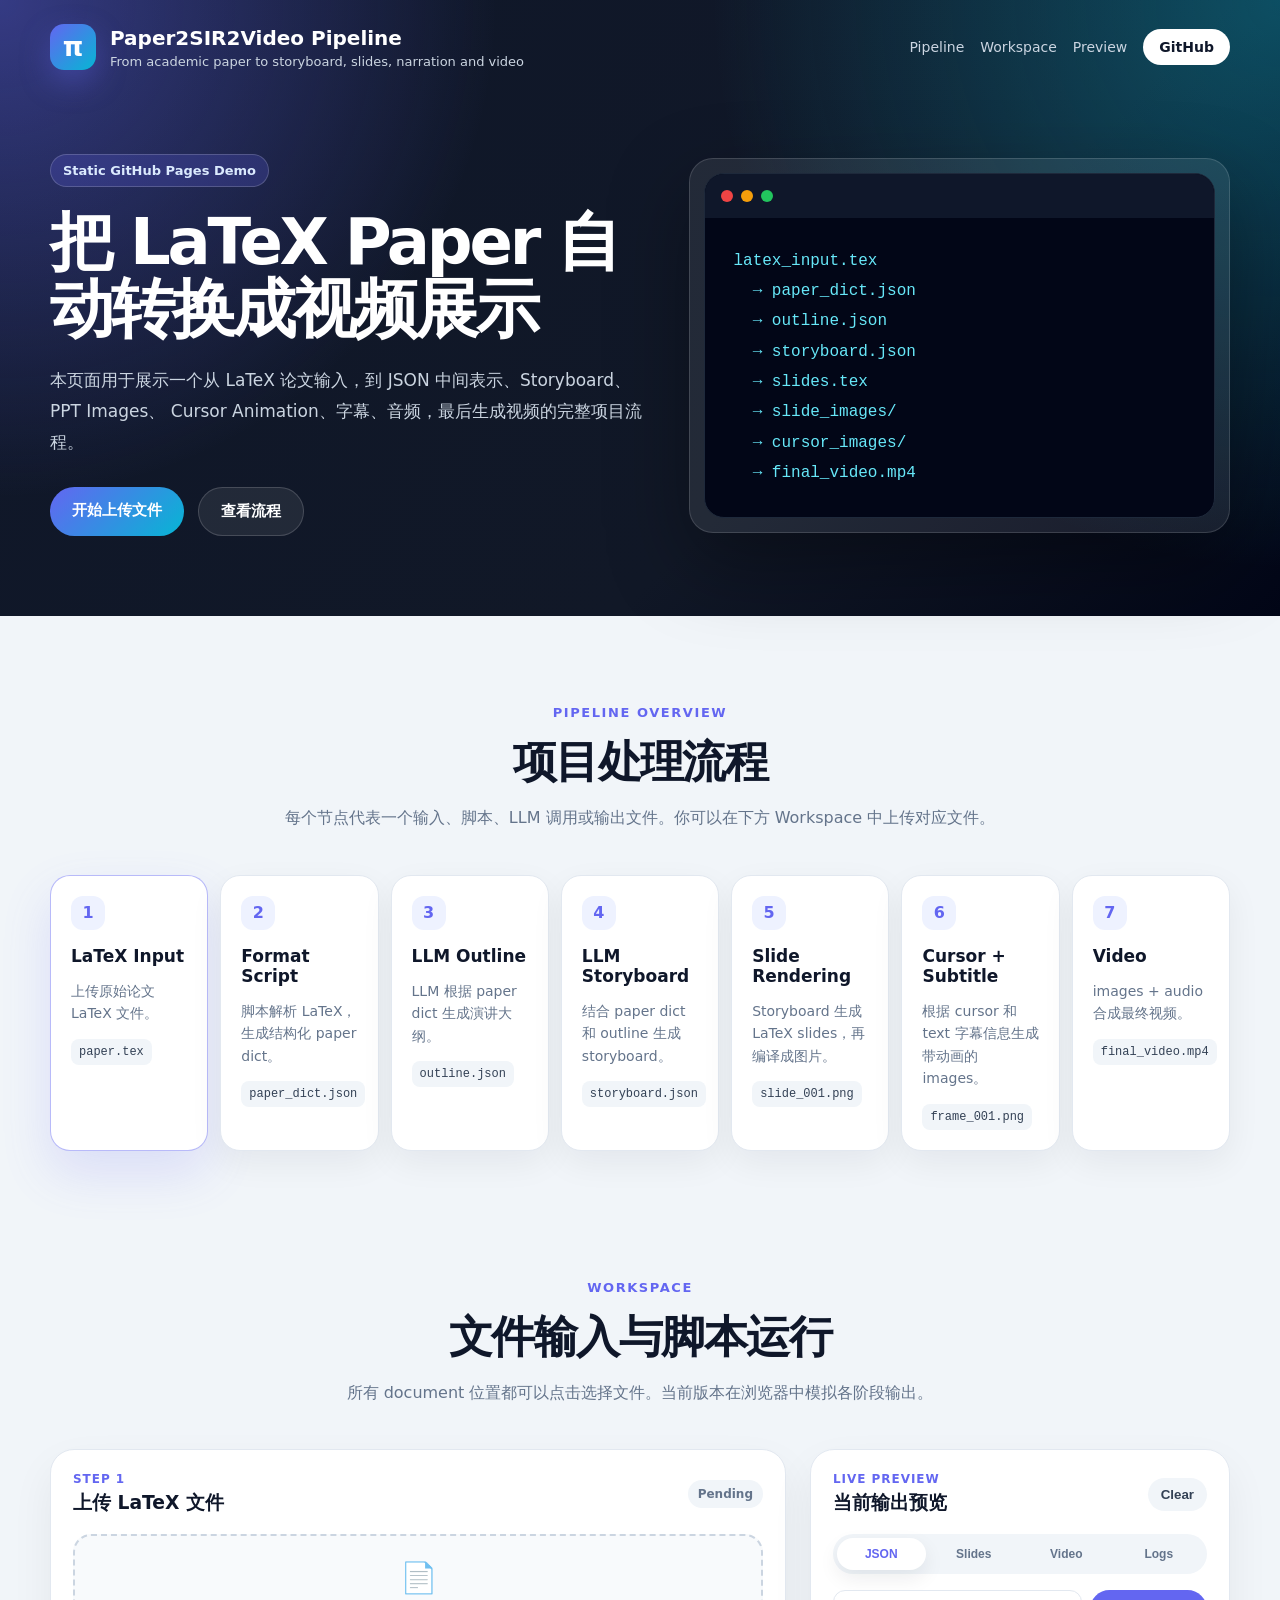
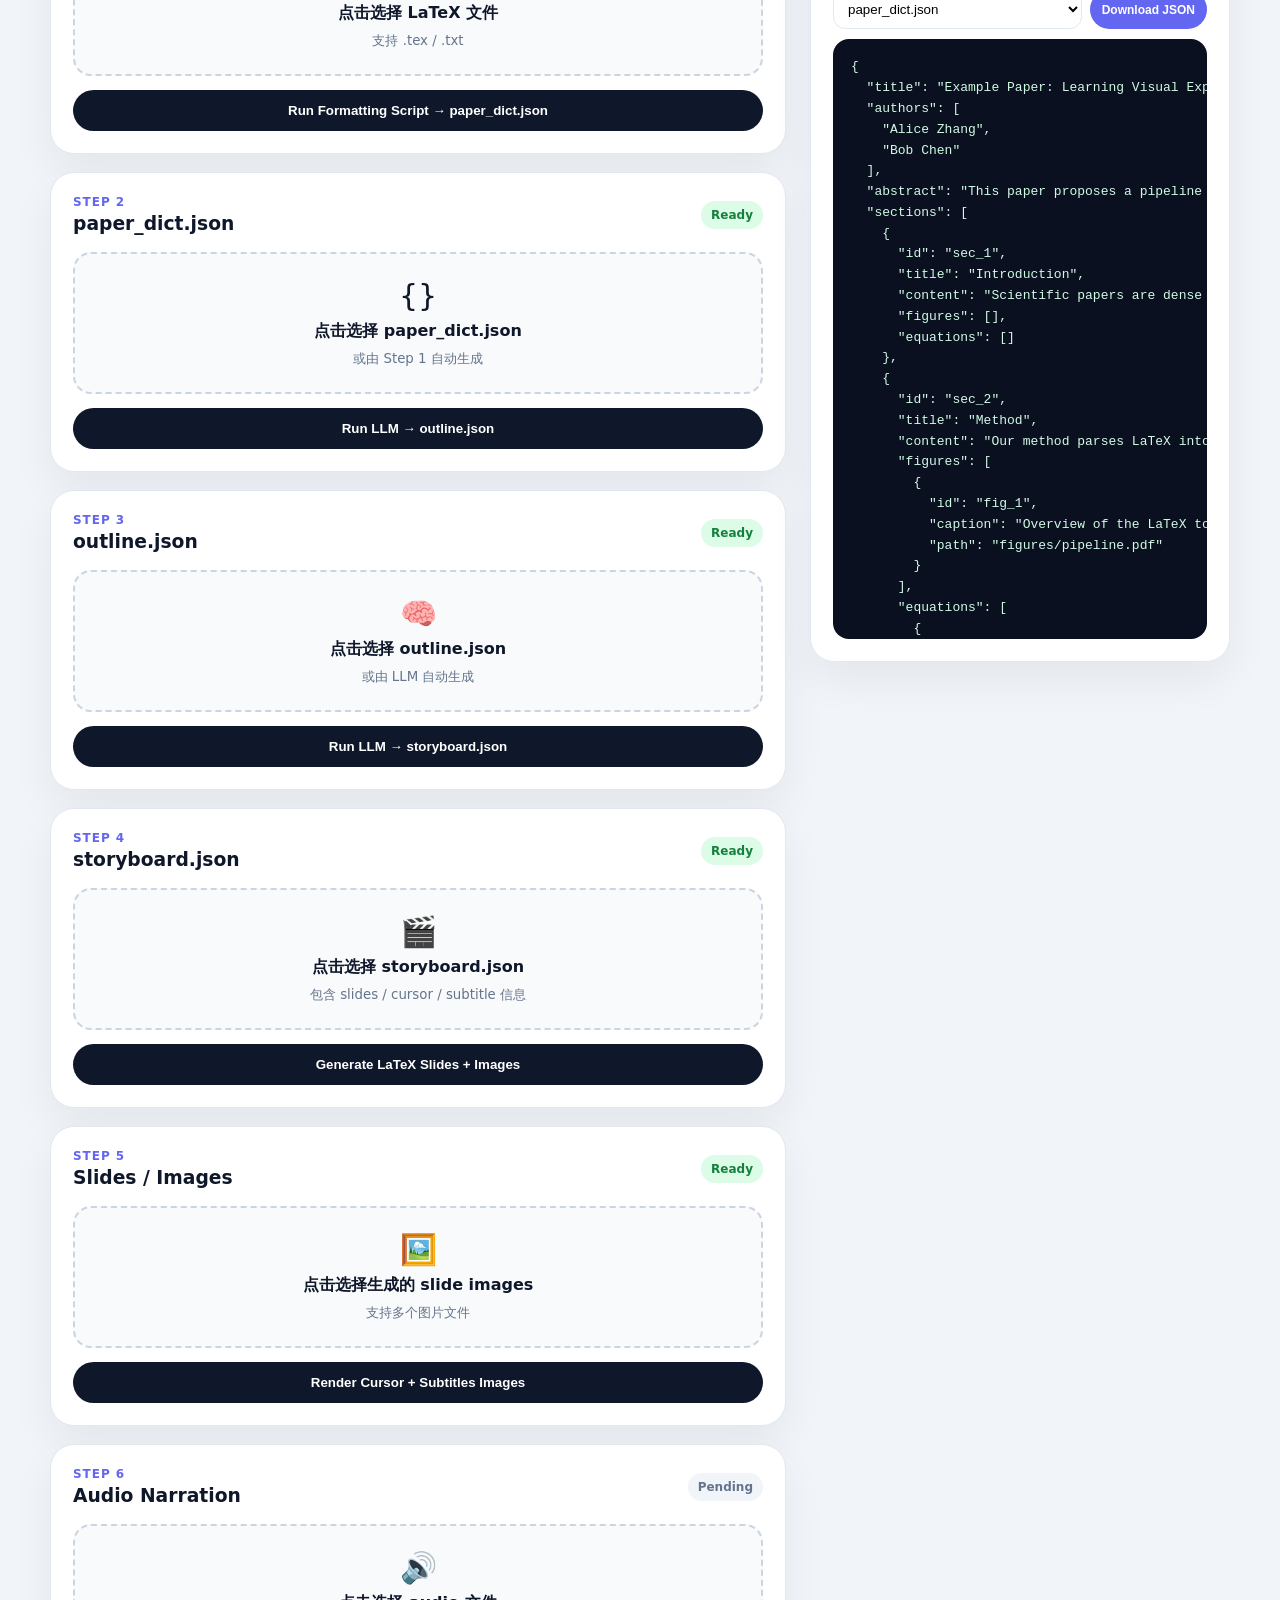
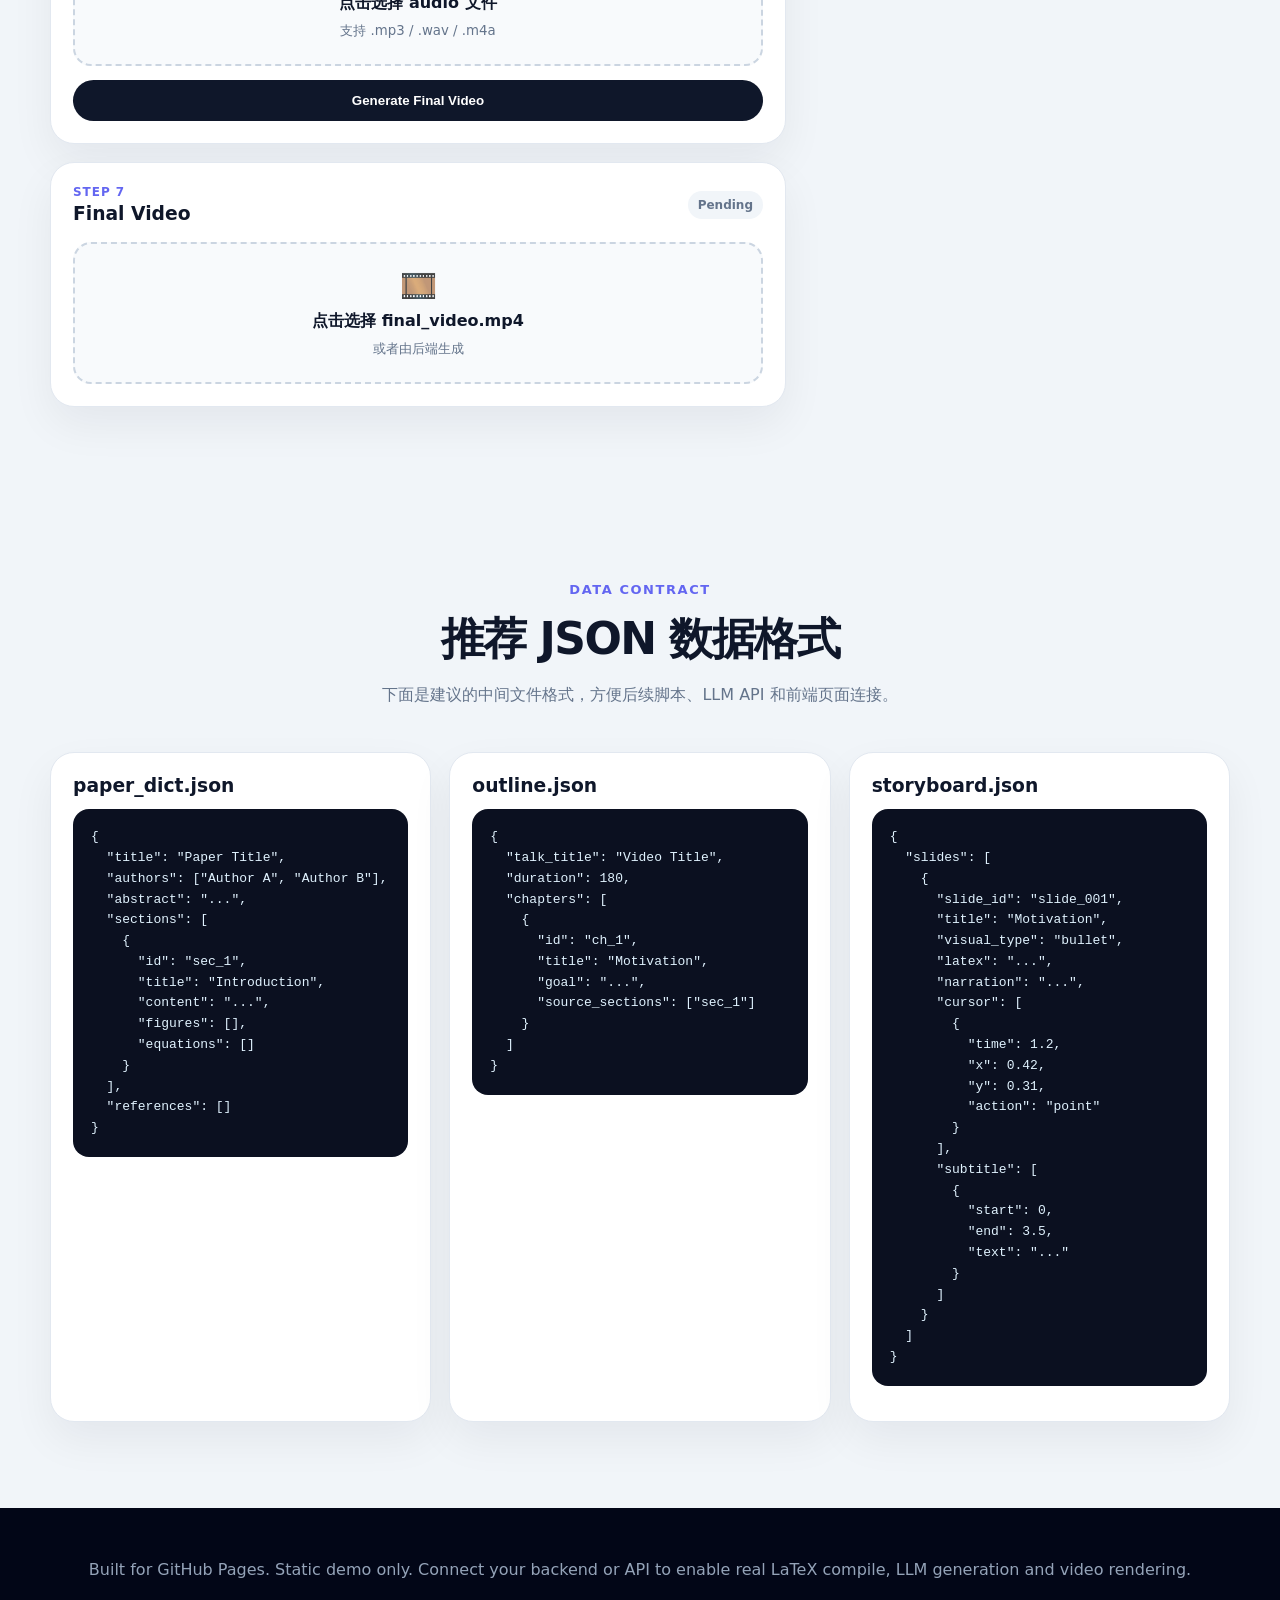
<file: index.html>
<!DOCTYPE html>
<html lang="zh-CN">
<head>
  <meta charset="UTF-8" />
  <meta name="viewport" content="width=device-width, initial-scale=1.0" />

  <title>LaTeX to Video Pipeline Demo</title>

  <link rel="stylesheet" href="css/style.css" />
</head>

<body>
  <header class="site-header">
    <nav class="navbar">
      <div class="brand">
        <div class="brand-icon">π</div>
        <div>
          <h1>Paper2SIR2Video Pipeline</h1>
          <p>From academic paper to storyboard, slides, narration and video</p>
        </div>
      </div>

      <div class="nav-actions">
        <a href="#pipeline" class="nav-link">Pipeline</a>
        <a href="#workspace" class="nav-link">Workspace</a>
        <a href="#preview" class="nav-link">Preview</a>
        <a href="https://github.com/" target="_blank" class="github-btn">GitHub</a>
      </div>
    </nav>

    <section class="hero">
      <div class="hero-content">
        <span class="badge">Static GitHub Pages Demo</span>
        <h2>把 LaTeX Paper 自动转换成视频展示</h2>
        <p>
          本页面用于展示一个从 LaTeX 论文输入，到 JSON 中间表示、Storyboard、PPT Images、
          Cursor Animation、字幕、音频，最后生成视频的完整项目流程。
        </p>

        <div class="hero-buttons">
          <a href="#workspace" class="primary-btn">开始上传文件</a>
          <a href="#pipeline" class="secondary-btn">查看流程</a>
        </div>
      </div>

      <div class="hero-card">
        <div class="terminal">
          <div class="terminal-header">
            <span class="dot red"></span>
            <span class="dot yellow"></span>
            <span class="dot green"></span>
          </div>
          <pre id="terminalText">latex_input.tex
  → paper_dict.json
  → outline.json
  → storyboard.json
  → slides.tex
  → slide_images/
  → cursor_images/
  → final_video.mp4</pre>
        </div>
      </div>
    </section>
  </header>

  <main>
    <!-- Pipeline -->
    <section id="pipeline" class="section">
      <div class="section-heading">
        <span class="section-kicker">Pipeline Overview</span>
        <h2>项目处理流程</h2>
        <p>
          每个节点代表一个输入、脚本、LLM 调用或输出文件。你可以在下方 Workspace 中上传对应文件。
        </p>
      </div>

      <div class="pipeline-grid">
        <div class="pipeline-card active">
          <div class="step-number">1</div>
          <h3>LaTeX Input</h3>
          <p>上传原始论文 LaTeX 文件。</p>
          <code>paper.tex</code>
        </div>

        <div class="pipeline-arrow">→</div>

        <div class="pipeline-card">
          <div class="step-number">2</div>
          <h3>Format Script</h3>
          <p>脚本解析 LaTeX，生成结构化 paper dict。</p>
          <code>paper_dict.json</code>
        </div>

        <div class="pipeline-arrow">→</div>

        <div class="pipeline-card">
          <div class="step-number">3</div>
          <h3>LLM Outline</h3>
          <p>LLM 根据 paper dict 生成演讲大纲。</p>
          <code>outline.json</code>
        </div>

        <div class="pipeline-arrow">→</div>

        <div class="pipeline-card">
          <div class="step-number">4</div>
          <h3>LLM Storyboard</h3>
          <p>结合 paper dict 和 outline 生成 storyboard。</p>
          <code>storyboard.json</code>
        </div>

        <div class="pipeline-arrow">→</div>

        <div class="pipeline-card">
          <div class="step-number">5</div>
          <h3>Slide Rendering</h3>
          <p>Storyboard 生成 LaTeX slides，再编译成图片。</p>
          <code>slide_001.png</code>
        </div>

        <div class="pipeline-arrow">→</div>

        <div class="pipeline-card">
          <div class="step-number">6</div>
          <h3>Cursor + Subtitle</h3>
          <p>根据 cursor 和 text 字幕信息生成带动画的 images。</p>
          <code>frame_001.png</code>
        </div>

        <div class="pipeline-arrow">→</div>

        <div class="pipeline-card">
          <div class="step-number">7</div>
          <h3>Video</h3>
          <p>images + audio 合成最终视频。</p>
          <code>final_video.mp4</code>
        </div>
      </div>
    </section>

    <!-- Workspace -->
    <section id="workspace" class="section workspace-section">
      <div class="section-heading">
        <span class="section-kicker">Workspace</span>
        <h2>文件输入与脚本运行</h2>
        <p>
          所有 document 位置都可以点击选择文件。当前版本在浏览器中模拟各阶段输出。
        </p>
      </div>

      <div class="workspace-layout">
        <div class="steps-panel">

          <!-- Step 1 -->
          <article class="step-card" data-step="latex">
            <div class="step-header">
              <div>
                <span class="small-label">Step 1</span>
                <h3>上传 LaTeX 文件</h3>
              </div>
              <span class="status-badge pending" id="status-latex">Pending</span>
            </div>

            <label class="file-drop">
              <input type="file" id="latexInput" accept=".tex,.txt" />
              <span class="file-icon">📄</span>
              <strong>点击选择 LaTeX 文件</strong>
              <small id="latexFileName">支持 .tex / .txt</small>
            </label>

            <button class="run-btn" id="runFormatterBtn">
              Run Formatting Script → paper_dict.json
            </button>
          </article>

          <!-- Step 2 -->
          <article class="step-card" data-step="paper">
            <div class="step-header">
              <div>
                <span class="small-label">Step 2</span>
                <h3>paper_dict.json</h3>
              </div>
              <span class="status-badge pending" id="status-paper">Pending</span>
            </div>

            <label class="file-drop">
              <input type="file" id="paperDictInput" accept=".json" />
              <span class="file-icon">{} </span>
              <strong>点击选择 paper_dict.json</strong>
              <small id="paperDictFileName">或由 Step 1 自动生成</small>
            </label>

            <button class="run-btn" id="runOutlineBtn">
              Run LLM → outline.json
            </button>
          </article>

          <!-- Step 3 -->
          <article class="step-card" data-step="outline">
            <div class="step-header">
              <div>
                <span class="small-label">Step 3</span>
                <h3>outline.json</h3>
              </div>
              <span class="status-badge pending" id="status-outline">Pending</span>
            </div>

            <label class="file-drop">
              <input type="file" id="outlineInput" accept=".json" />
              <span class="file-icon">🧠</span>
              <strong>点击选择 outline.json</strong>
              <small id="outlineFileName">或由 LLM 自动生成</small>
            </label>

            <button class="run-btn" id="runStoryboardBtn">
              Run LLM → storyboard.json
            </button>
          </article>

          <!-- Step 4 -->
          <article class="step-card" data-step="storyboard">
            <div class="step-header">
              <div>
                <span class="small-label">Step 4</span>
                <h3>storyboard.json</h3>
              </div>
              <span class="status-badge pending" id="status-storyboard">Pending</span>
            </div>

            <label class="file-drop">
              <input type="file" id="storyboardInput" accept=".json" />
              <span class="file-icon">🎬</span>
              <strong>点击选择 storyboard.json</strong>
              <small id="storyboardFileName">包含 slides / cursor / subtitle 信息</small>
            </label>

            <button class="run-btn" id="runSlidesBtn">
              Generate LaTeX Slides + Images
            </button>
          </article>

          <!-- Step 5 -->
          <article class="step-card" data-step="slides">
            <div class="step-header">
              <div>
                <span class="small-label">Step 5</span>
                <h3>Slides / Images</h3>
              </div>
              <span class="status-badge pending" id="status-slides">Pending</span>
            </div>

            <label class="file-drop">
              <input type="file" id="imagesInput" accept="image/*" multiple />
              <span class="file-icon">🖼️</span>
              <strong>点击选择生成的 slide images</strong>
              <small id="imagesFileName">支持多个图片文件</small>
            </label>

            <button class="run-btn" id="runCursorBtn">
              Render Cursor + Subtitles Images
            </button>
          </article>

          <!-- Step 6 -->
          <article class="step-card" data-step="audio">
            <div class="step-header">
              <div>
                <span class="small-label">Step 6</span>
                <h3>Audio Narration</h3>
              </div>
              <span class="status-badge pending" id="status-audio">Pending</span>
            </div>

            <label class="file-drop">
              <input type="file" id="audioInput" accept="audio/*" />
              <span class="file-icon">🔊</span>
              <strong>点击选择 audio 文件</strong>
              <small id="audioFileName">支持 .mp3 / .wav / .m4a</small>
            </label>

            <button class="run-btn" id="runVideoBtn">
              Generate Final Video
            </button>
          </article>

          <!-- Step 7 -->
          <article class="step-card" data-step="video">
            <div class="step-header">
              <div>
                <span class="small-label">Step 7</span>
                <h3>Final Video</h3>
              </div>
              <span class="status-badge pending" id="status-video">Pending</span>
            </div>

            <label class="file-drop">
              <input type="file" id="videoInput" accept="video/*" />
              <span class="file-icon">🎞️</span>
              <strong>点击选择 final_video.mp4</strong>
              <small id="videoFileName">或者由后端生成</small>
            </label>
          </article>

        </div>

        <!-- Preview Panel -->
        <aside class="preview-panel">
          <div class="preview-header">
            <div>
              <span class="small-label">Live Preview</span>
              <h3>当前输出预览</h3>
            </div>
            <button class="ghost-btn" id="clearBtn">Clear</button>
          </div>

          <div class="tabs">
            <button class="tab-btn active" data-tab="json">JSON</button>
            <button class="tab-btn" data-tab="slides">Slides</button>
            <button class="tab-btn" data-tab="video">Video</button>
            <button class="tab-btn" data-tab="logs">Logs</button>
          </div>

          <div class="tab-content active" id="tab-json">
            <div class="preview-toolbar">
              <select id="jsonSelect">
                <option value="paper">paper_dict.json</option>
                <option value="outline">outline.json</option>
                <option value="storyboard">storyboard.json</option>
              </select>
              <button class="small-btn" id="downloadJsonBtn">Download JSON</button>
            </div>

            <pre class="json-viewer" id="jsonViewer">请选择或生成 JSON 文件。</pre>
          </div>

          <div class="tab-content" id="tab-slides">
            <div id="slidePreviewGrid" class="slide-preview-grid">
              <div class="empty-state">
                <span>🖼️</span>
                <p>上传或生成 slide images 后将在这里显示。</p>
              </div>
            </div>
          </div>

          <div class="tab-content" id="tab-video">
            <div class="video-preview-box">
              <video id="videoPreview" controls></video>
              <p id="videoPlaceholder">上传 final video 后将在这里预览。</p>
            </div>
          </div>

          <div class="tab-content" id="tab-logs">
            <pre class="log-viewer" id="logViewer">[System] Pipeline initialized.</pre>
          </div>
        </aside>
      </div>
    </section>

    <!-- Architecture -->
    <section id="preview" class="section">
      <div class="section-heading">
        <span class="section-kicker">Data Contract</span>
        <h2>推荐 JSON 数据格式</h2>
        <p>
          下面是建议的中间文件格式，方便后续脚本、LLM API 和前端页面连接。
        </p>
      </div>

      <div class="schema-grid">
        <div class="schema-card">
          <h3>paper_dict.json</h3>
          <pre>{
  "title": "Paper Title",
  "authors": ["Author A", "Author B"],
  "abstract": "...",
  "sections": [
    {
      "id": "sec_1",
      "title": "Introduction",
      "content": "...",
      "figures": [],
      "equations": []
    }
  ],
  "references": []
}</pre>
        </div>

        <div class="schema-card">
          <h3>outline.json</h3>
          <pre>{
  "talk_title": "Video Title",
  "duration": 180,
  "chapters": [
    {
      "id": "ch_1",
      "title": "Motivation",
      "goal": "...",
      "source_sections": ["sec_1"]
    }
  ]
}</pre>
        </div>

        <div class="schema-card">
          <h3>storyboard.json</h3>
          <pre>{
  "slides": [
    {
      "slide_id": "slide_001",
      "title": "Motivation",
      "visual_type": "bullet",
      "latex": "...",
      "narration": "...",
      "cursor": [
        {
          "time": 1.2,
          "x": 0.42,
          "y": 0.31,
          "action": "point"
        }
      ],
      "subtitle": [
        {
          "start": 0,
          "end": 3.5,
          "text": "..."
        }
      ]
    }
  ]
}</pre>
        </div>
      </div>
    </section>
  </main>

  <footer class="site-footer">
    <p>
      Built for GitHub Pages. Static demo only. Connect your backend or API to enable real LaTeX compile, LLM generation and video rendering.
    </p>
  </footer>

  <script src="js/sample-data.js"></script>
  <script src="js/pipeline.js"></script>
  <script src="js/app.js"></script>
</body>
</html>
</file>
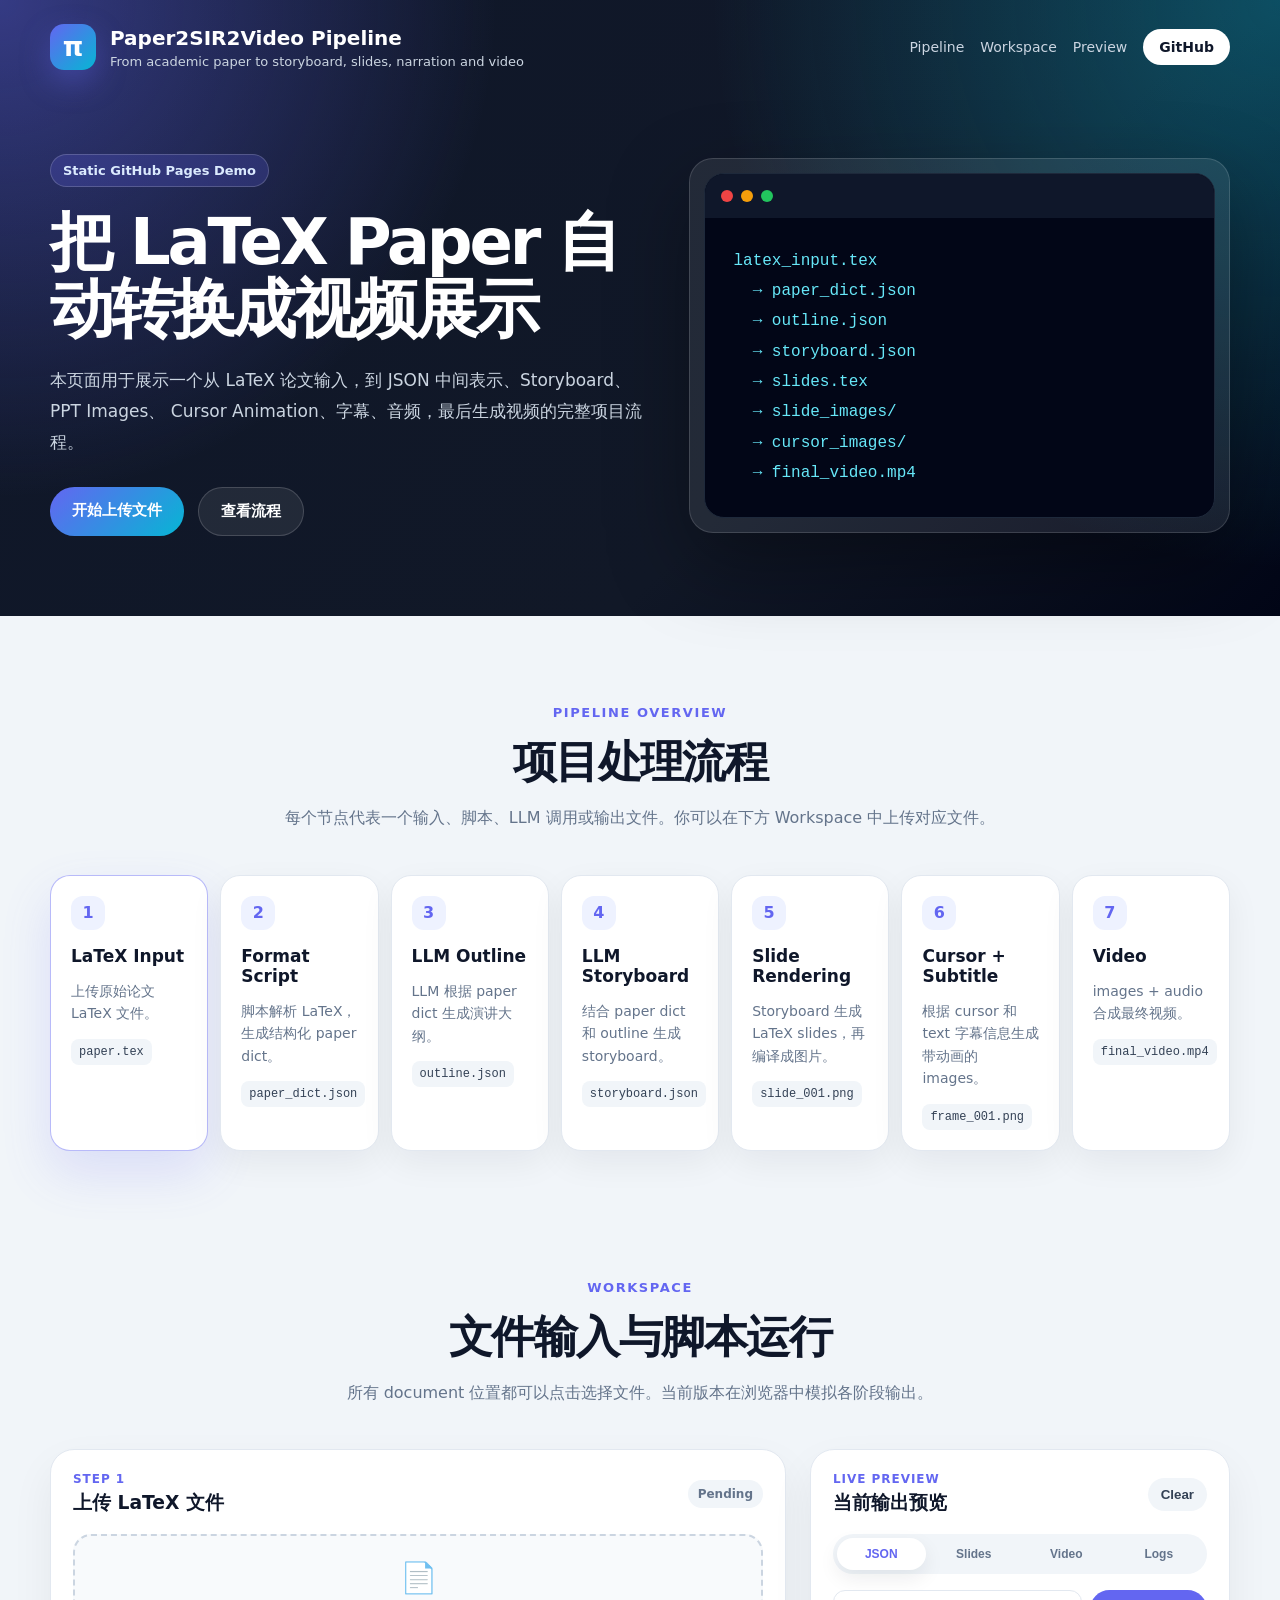
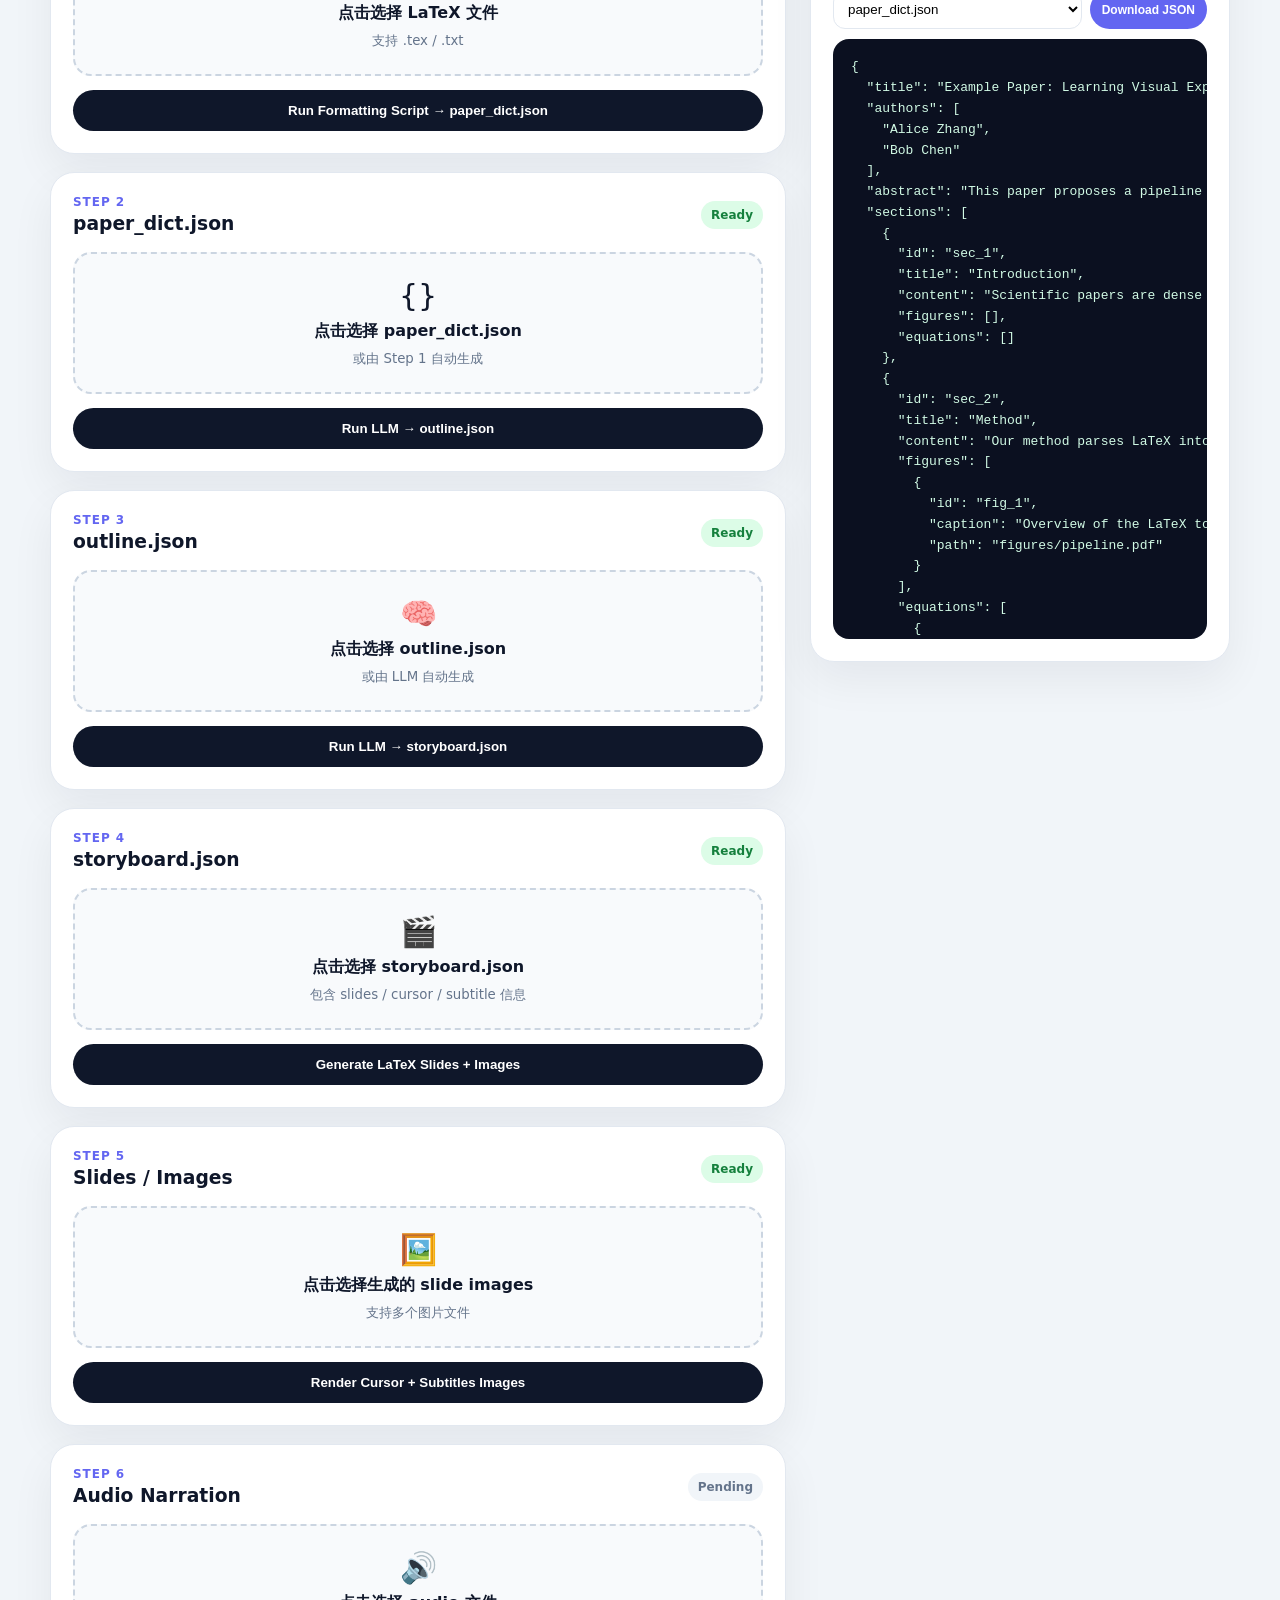
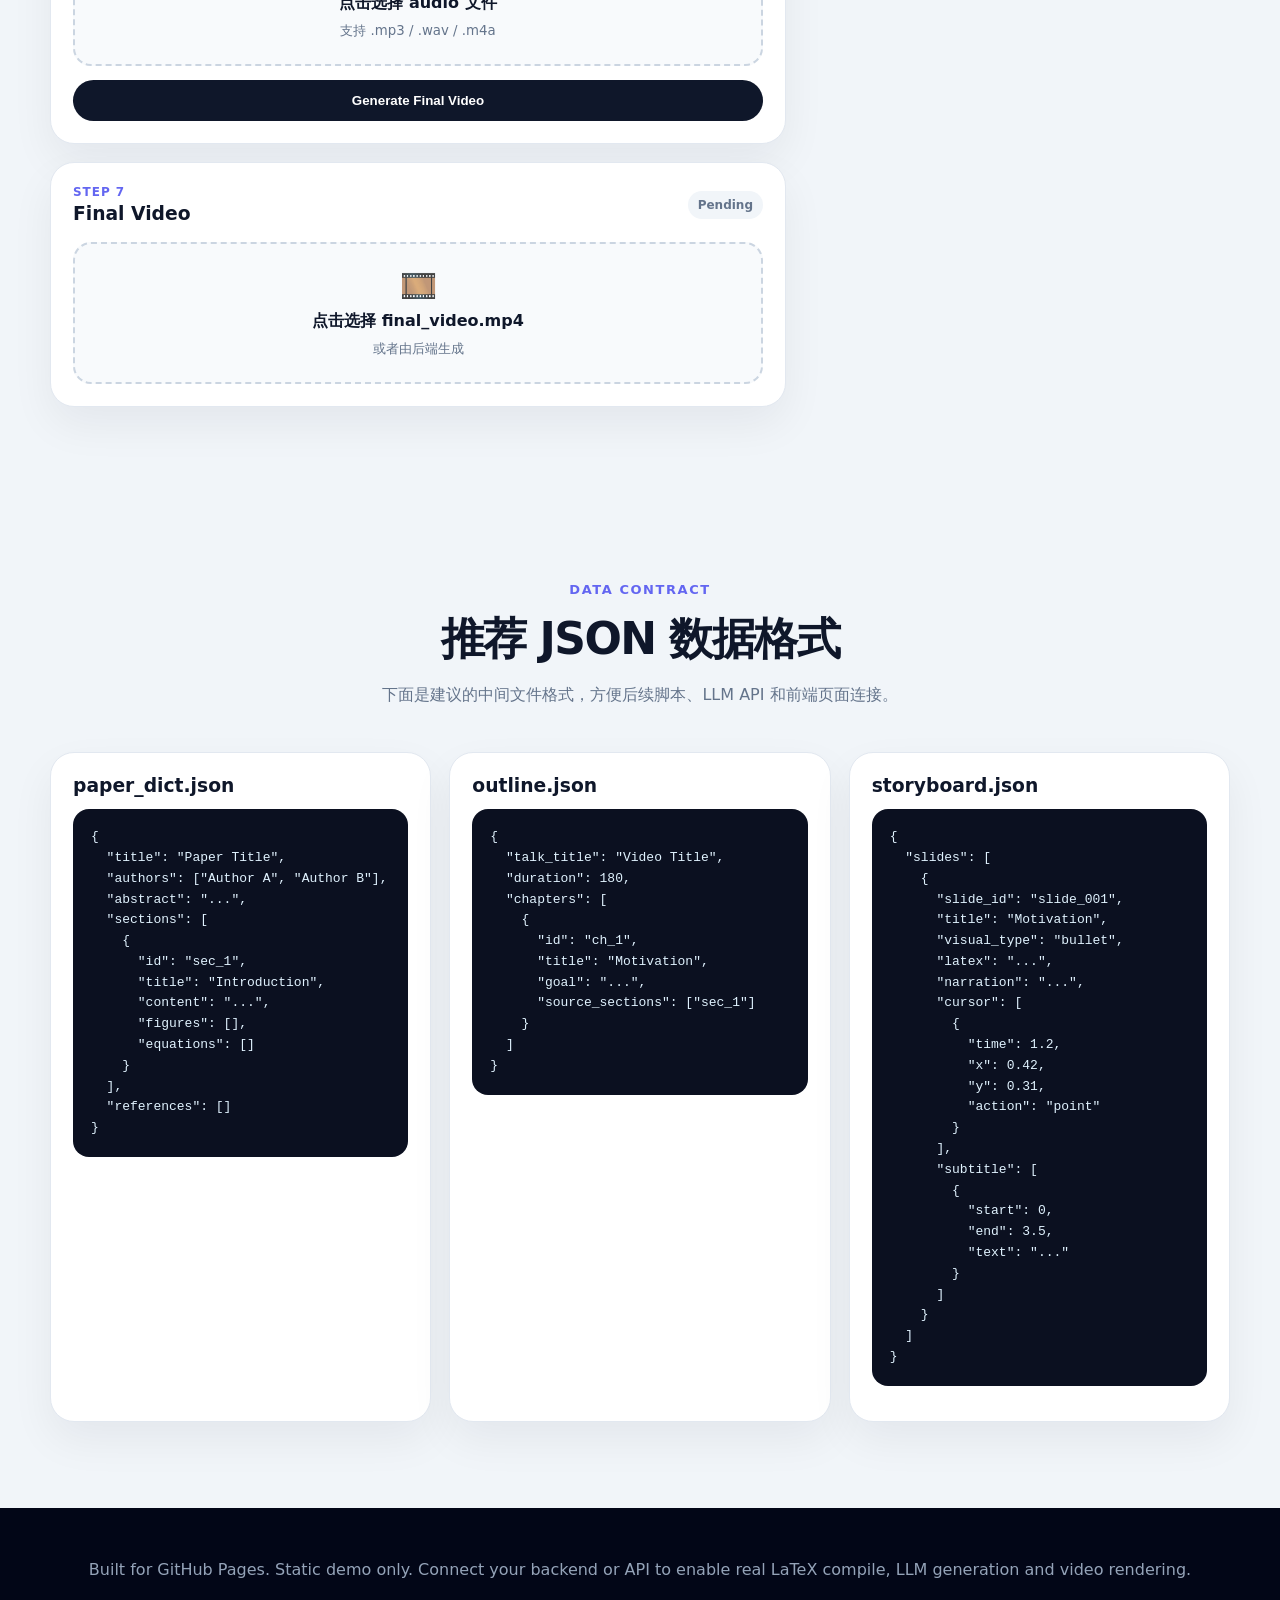
<file: P2VSIR.html>
<!DOCTYPE html>
<html lang="zh-CN">
<head>
  <meta charset="UTF-8" />
  <meta name="viewport" content="width=device-width, initial-scale=1.0" />

  <title>LaTeX to Video Pipeline Demo</title>

  <link rel="stylesheet" href="css/style.css" />
</head>

<body>
  <header class="site-header">
    <nav class="navbar">
      <div class="brand">
        <div class="brand-icon">π</div>
        <div>
          <h1>Paper2SIR2Video Pipeline</h1>
          <p>From academic paper to storyboard, slides, narration and video</p>
        </div>
      </div>

      <div class="nav-actions">
        <a href="#pipeline" class="nav-link">Pipeline</a>
        <a href="#workspace" class="nav-link">Workspace</a>
        <a href="#preview" class="nav-link">Preview</a>
        <a href="https://github.com/" target="_blank" class="github-btn">GitHub</a>
      </div>
    </nav>

    <section class="hero">
      <div class="hero-content">
        <span class="badge">Static GitHub Pages Demo</span>
        <h2>把 LaTeX Paper 自动转换成视频展示</h2>
        <p>
          本页面用于展示一个从 LaTeX 论文输入，到 JSON 中间表示、Storyboard、PPT Images、
          Cursor Animation、字幕、音频，最后生成视频的完整项目流程。
        </p>

        <div class="hero-buttons">
          <a href="#workspace" class="primary-btn">开始上传文件</a>
          <a href="#pipeline" class="secondary-btn">查看流程</a>
        </div>
      </div>

      <div class="hero-card">
        <div class="terminal">
          <div class="terminal-header">
            <span class="dot red"></span>
            <span class="dot yellow"></span>
            <span class="dot green"></span>
          </div>
          <pre id="terminalText">latex_input.tex
  → paper_dict.json
  → outline.json
  → storyboard.json
  → slides.tex
  → slide_images/
  → cursor_images/
  → final_video.mp4</pre>
        </div>
      </div>
    </section>
  </header>

  <main>
    <!-- Pipeline -->
    <section id="pipeline" class="section">
      <div class="section-heading">
        <span class="section-kicker">Pipeline Overview</span>
        <h2>项目处理流程</h2>
        <p>
          每个节点代表一个输入、脚本、LLM 调用或输出文件。你可以在下方 Workspace 中上传对应文件。
        </p>
      </div>

      <div class="pipeline-grid">
        <div class="pipeline-card active">
          <div class="step-number">1</div>
          <h3>LaTeX Input</h3>
          <p>上传原始论文 LaTeX 文件。</p>
          <code>paper.tex</code>
        </div>

        <div class="pipeline-arrow">→</div>

        <div class="pipeline-card">
          <div class="step-number">2</div>
          <h3>Format Script</h3>
          <p>脚本解析 LaTeX，生成结构化 paper dict。</p>
          <code>paper_dict.json</code>
        </div>

        <div class="pipeline-arrow">→</div>

        <div class="pipeline-card">
          <div class="step-number">3</div>
          <h3>LLM Outline</h3>
          <p>LLM 根据 paper dict 生成演讲大纲。</p>
          <code>outline.json</code>
        </div>

        <div class="pipeline-arrow">→</div>

        <div class="pipeline-card">
          <div class="step-number">4</div>
          <h3>LLM Storyboard</h3>
          <p>结合 paper dict 和 outline 生成 storyboard。</p>
          <code>storyboard.json</code>
        </div>

        <div class="pipeline-arrow">→</div>

        <div class="pipeline-card">
          <div class="step-number">5</div>
          <h3>Slide Rendering</h3>
          <p>Storyboard 生成 LaTeX slides，再编译成图片。</p>
          <code>slide_001.png</code>
        </div>

        <div class="pipeline-arrow">→</div>

        <div class="pipeline-card">
          <div class="step-number">6</div>
          <h3>Cursor + Subtitle</h3>
          <p>根据 cursor 和 text 字幕信息生成带动画的 images。</p>
          <code>frame_001.png</code>
        </div>

        <div class="pipeline-arrow">→</div>

        <div class="pipeline-card">
          <div class="step-number">7</div>
          <h3>Video</h3>
          <p>images + audio 合成最终视频。</p>
          <code>final_video.mp4</code>
        </div>
      </div>
    </section>

    <!-- Workspace -->
    <section id="workspace" class="section workspace-section">
      <div class="section-heading">
        <span class="section-kicker">Workspace</span>
        <h2>文件输入与脚本运行</h2>
        <p>
          所有 document 位置都可以点击选择文件。当前版本在浏览器中模拟各阶段输出。
        </p>
      </div>

      <div class="workspace-layout">
        <div class="steps-panel">

          <!-- Step 1 -->
          <article class="step-card" data-step="latex">
            <div class="step-header">
              <div>
                <span class="small-label">Step 1</span>
                <h3>上传 LaTeX 文件</h3>
              </div>
              <span class="status-badge pending" id="status-latex">Pending</span>
            </div>

            <label class="file-drop">
              <input type="file" id="latexInput" accept=".tex,.txt" />
              <span class="file-icon">📄</span>
              <strong>点击选择 LaTeX 文件</strong>
              <small id="latexFileName">支持 .tex / .txt</small>
            </label>

            <button class="run-btn" id="runFormatterBtn">
              Run Formatting Script → paper_dict.json
            </button>
          </article>

          <!-- Step 2 -->
          <article class="step-card" data-step="paper">
            <div class="step-header">
              <div>
                <span class="small-label">Step 2</span>
                <h3>paper_dict.json</h3>
              </div>
              <span class="status-badge pending" id="status-paper">Pending</span>
            </div>

            <label class="file-drop">
              <input type="file" id="paperDictInput" accept=".json" />
              <span class="file-icon">{} </span>
              <strong>点击选择 paper_dict.json</strong>
              <small id="paperDictFileName">或由 Step 1 自动生成</small>
            </label>

            <button class="run-btn" id="runOutlineBtn">
              Run LLM → outline.json
            </button>
          </article>

          <!-- Step 3 -->
          <article class="step-card" data-step="outline">
            <div class="step-header">
              <div>
                <span class="small-label">Step 3</span>
                <h3>outline.json</h3>
              </div>
              <span class="status-badge pending" id="status-outline">Pending</span>
            </div>

            <label class="file-drop">
              <input type="file" id="outlineInput" accept=".json" />
              <span class="file-icon">🧠</span>
              <strong>点击选择 outline.json</strong>
              <small id="outlineFileName">或由 LLM 自动生成</small>
            </label>

            <button class="run-btn" id="runStoryboardBtn">
              Run LLM → storyboard.json
            </button>
          </article>

          <!-- Step 4 -->
          <article class="step-card" data-step="storyboard">
            <div class="step-header">
              <div>
                <span class="small-label">Step 4</span>
                <h3>storyboard.json</h3>
              </div>
              <span class="status-badge pending" id="status-storyboard">Pending</span>
            </div>

            <label class="file-drop">
              <input type="file" id="storyboardInput" accept=".json" />
              <span class="file-icon">🎬</span>
              <strong>点击选择 storyboard.json</strong>
              <small id="storyboardFileName">包含 slides / cursor / subtitle 信息</small>
            </label>

            <button class="run-btn" id="runSlidesBtn">
              Generate LaTeX Slides + Images
            </button>
          </article>

          <!-- Step 5 -->
          <article class="step-card" data-step="slides">
            <div class="step-header">
              <div>
                <span class="small-label">Step 5</span>
                <h3>Slides / Images</h3>
              </div>
              <span class="status-badge pending" id="status-slides">Pending</span>
            </div>

            <label class="file-drop">
              <input type="file" id="imagesInput" accept="image/*" multiple />
              <span class="file-icon">🖼️</span>
              <strong>点击选择生成的 slide images</strong>
              <small id="imagesFileName">支持多个图片文件</small>
            </label>

            <button class="run-btn" id="runCursorBtn">
              Render Cursor + Subtitles Images
            </button>
          </article>

          <!-- Step 6 -->
          <article class="step-card" data-step="audio">
            <div class="step-header">
              <div>
                <span class="small-label">Step 6</span>
                <h3>Audio Narration</h3>
              </div>
              <span class="status-badge pending" id="status-audio">Pending</span>
            </div>

            <label class="file-drop">
              <input type="file" id="audioInput" accept="audio/*" />
              <span class="file-icon">🔊</span>
              <strong>点击选择 audio 文件</strong>
              <small id="audioFileName">支持 .mp3 / .wav / .m4a</small>
            </label>

            <button class="run-btn" id="runVideoBtn">
              Generate Final Video
            </button>
          </article>

          <!-- Step 7 -->
          <article class="step-card" data-step="video">
            <div class="step-header">
              <div>
                <span class="small-label">Step 7</span>
                <h3>Final Video</h3>
              </div>
              <span class="status-badge pending" id="status-video">Pending</span>
            </div>

            <label class="file-drop">
              <input type="file" id="videoInput" accept="video/*" />
              <span class="file-icon">🎞️</span>
              <strong>点击选择 final_video.mp4</strong>
              <small id="videoFileName">或者由后端生成</small>
            </label>
          </article>

        </div>

        <!-- Preview Panel -->
        <aside class="preview-panel">
          <div class="preview-header">
            <div>
              <span class="small-label">Live Preview</span>
              <h3>当前输出预览</h3>
            </div>
            <button class="ghost-btn" id="clearBtn">Clear</button>
          </div>

          <div class="tabs">
            <button class="tab-btn active" data-tab="json">JSON</button>
            <button class="tab-btn" data-tab="slides">Slides</button>
            <button class="tab-btn" data-tab="video">Video</button>
            <button class="tab-btn" data-tab="logs">Logs</button>
          </div>

          <div class="tab-content active" id="tab-json">
            <div class="preview-toolbar">
              <select id="jsonSelect">
                <option value="paper">paper_dict.json</option>
                <option value="outline">outline.json</option>
                <option value="storyboard">storyboard.json</option>
              </select>
              <button class="small-btn" id="downloadJsonBtn">Download JSON</button>
            </div>

            <pre class="json-viewer" id="jsonViewer">请选择或生成 JSON 文件。</pre>
          </div>

          <div class="tab-content" id="tab-slides">
            <div id="slidePreviewGrid" class="slide-preview-grid">
              <div class="empty-state">
                <span>🖼️</span>
                <p>上传或生成 slide images 后将在这里显示。</p>
              </div>
            </div>
          </div>

          <div class="tab-content" id="tab-video">
            <div class="video-preview-box">
              <video id="videoPreview" controls></video>
              <p id="videoPlaceholder">上传 final video 后将在这里预览。</p>
            </div>
          </div>

          <div class="tab-content" id="tab-logs">
            <pre class="log-viewer" id="logViewer">[System] Pipeline initialized.</pre>
          </div>
        </aside>
      </div>
    </section>

    <!-- Architecture -->
    <section id="preview" class="section">
      <div class="section-heading">
        <span class="section-kicker">Data Contract</span>
        <h2>推荐 JSON 数据格式</h2>
        <p>
          下面是建议的中间文件格式，方便后续脚本、LLM API 和前端页面连接。
        </p>
      </div>

      <div class="schema-grid">
        <div class="schema-card">
          <h3>paper_dict.json</h3>
          <pre>{
  "title": "Paper Title",
  "authors": ["Author A", "Author B"],
  "abstract": "...",
  "sections": [
    {
      "id": "sec_1",
      "title": "Introduction",
      "content": "...",
      "figures": [],
      "equations": []
    }
  ],
  "references": []
}</pre>
        </div>

        <div class="schema-card">
          <h3>outline.json</h3>
          <pre>{
  "talk_title": "Video Title",
  "duration": 180,
  "chapters": [
    {
      "id": "ch_1",
      "title": "Motivation",
      "goal": "...",
      "source_sections": ["sec_1"]
    }
  ]
}</pre>
        </div>

        <div class="schema-card">
          <h3>storyboard.json</h3>
          <pre>{
  "slides": [
    {
      "slide_id": "slide_001",
      "title": "Motivation",
      "visual_type": "bullet",
      "latex": "...",
      "narration": "...",
      "cursor": [
        {
          "time": 1.2,
          "x": 0.42,
          "y": 0.31,
          "action": "point"
        }
      ],
      "subtitle": [
        {
          "start": 0,
          "end": 3.5,
          "text": "..."
        }
      ]
    }
  ]
}</pre>
        </div>
      </div>
    </section>
  </main>

  <footer class="site-footer">
    <p>
      Built for GitHub Pages. Static demo only. Connect your backend or API to enable real LaTeX compile, LLM generation and video rendering.
    </p>
  </footer>

  <script src="js/sample-data.js"></script>
  <script src="js/pipeline.js"></script>
  <script src="js/app.js"></script>
</body>
</html>
</file>
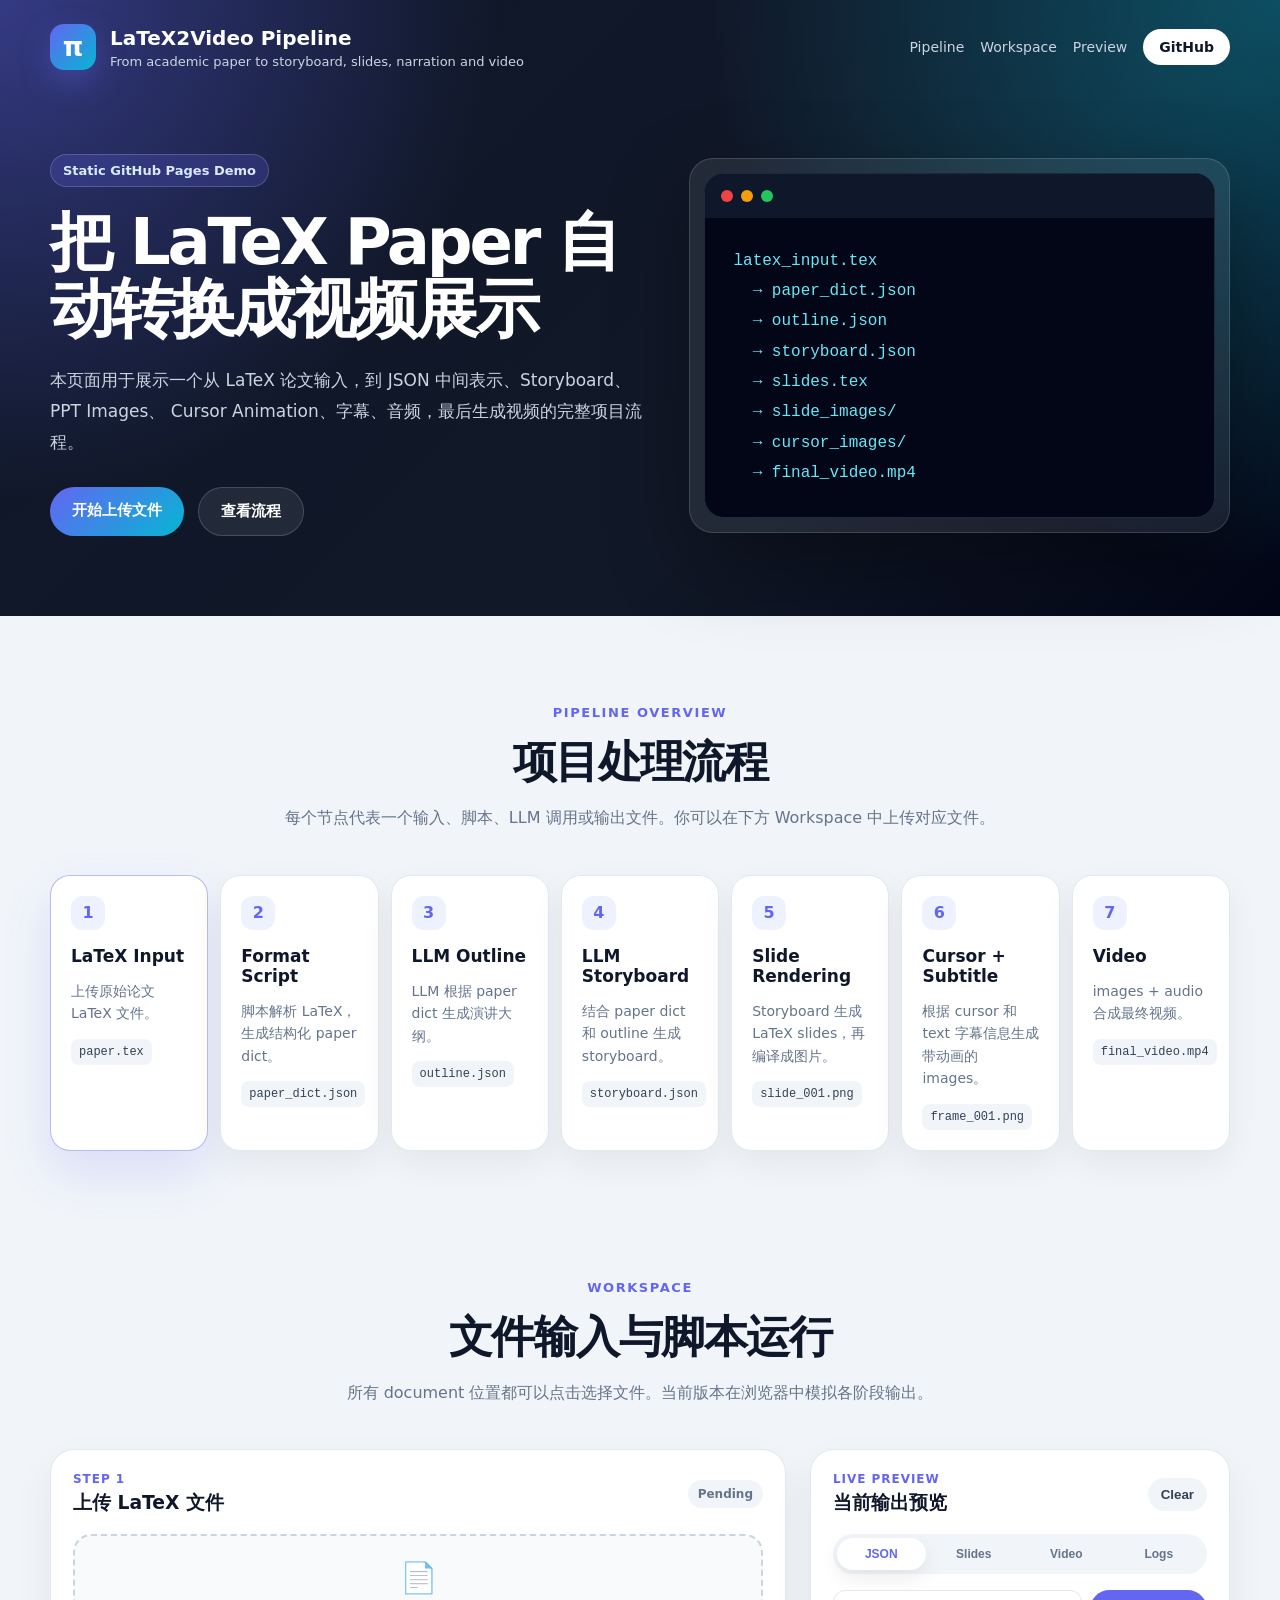
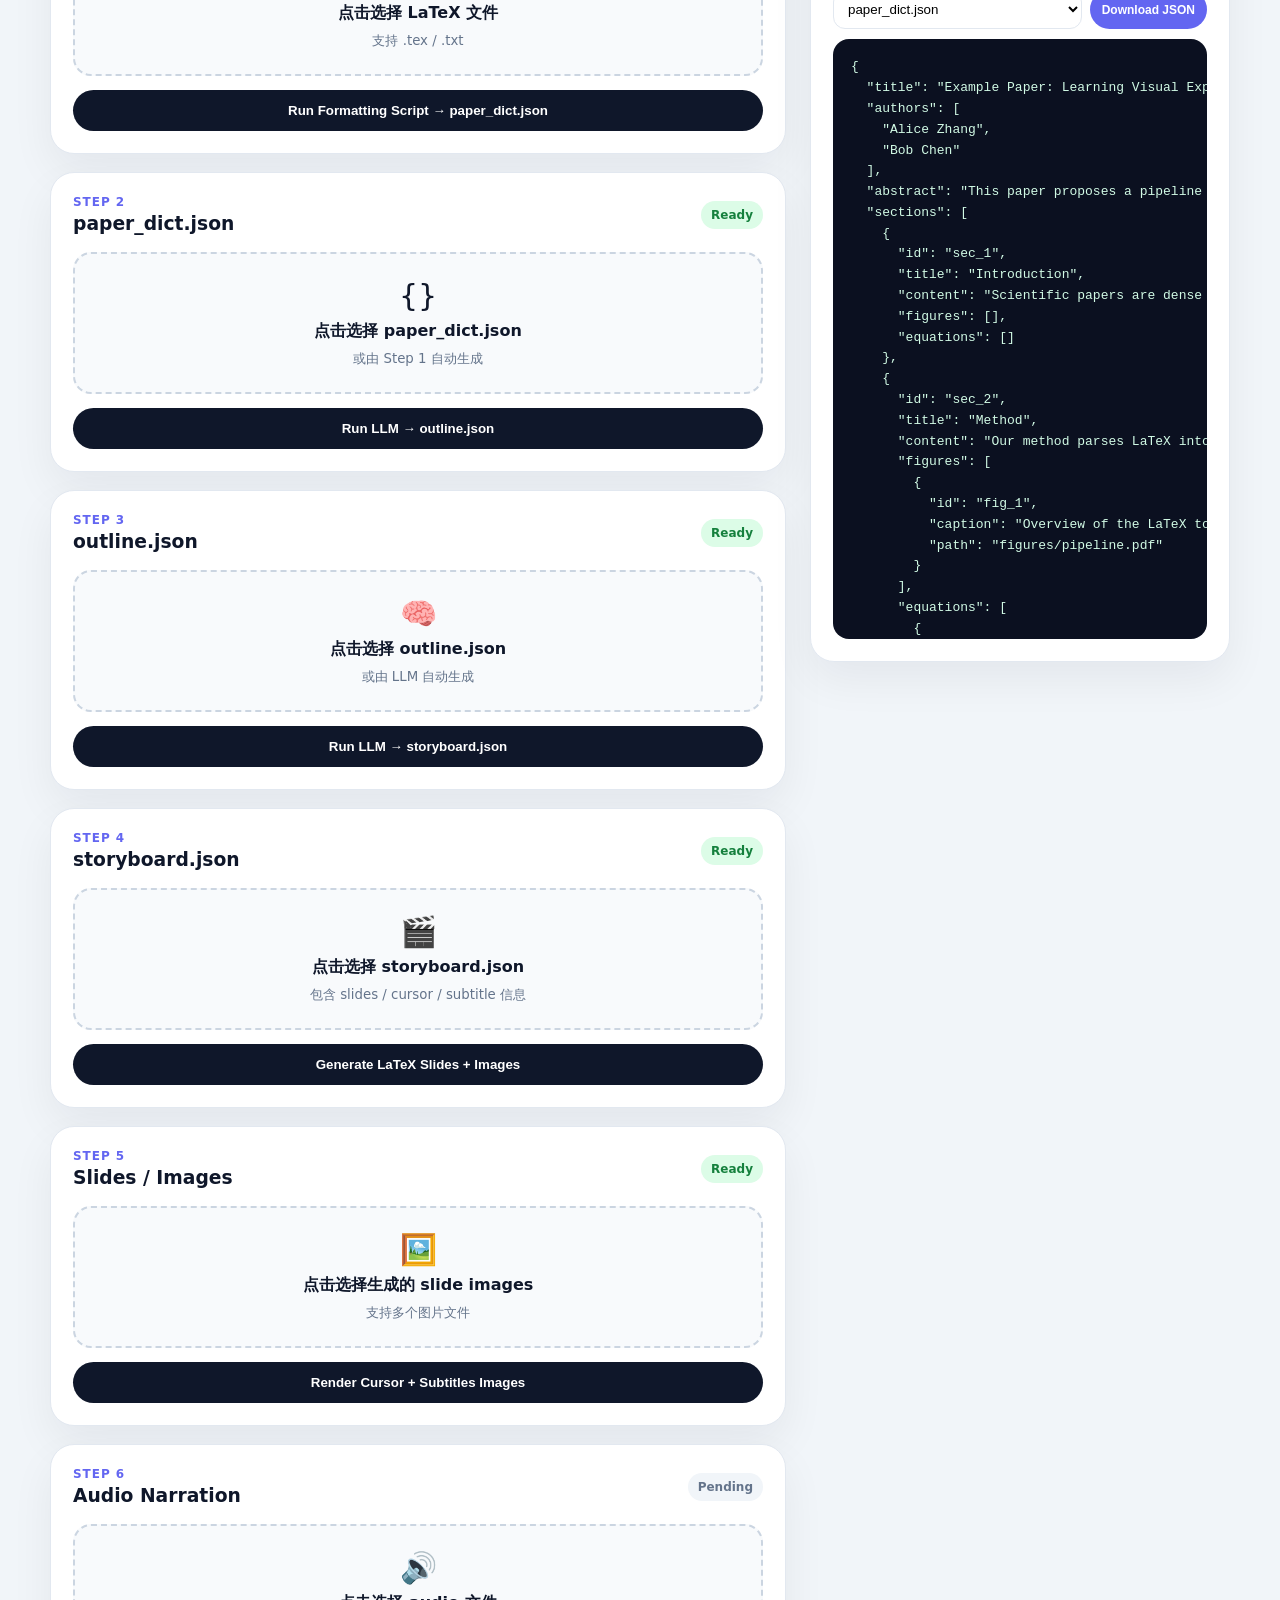
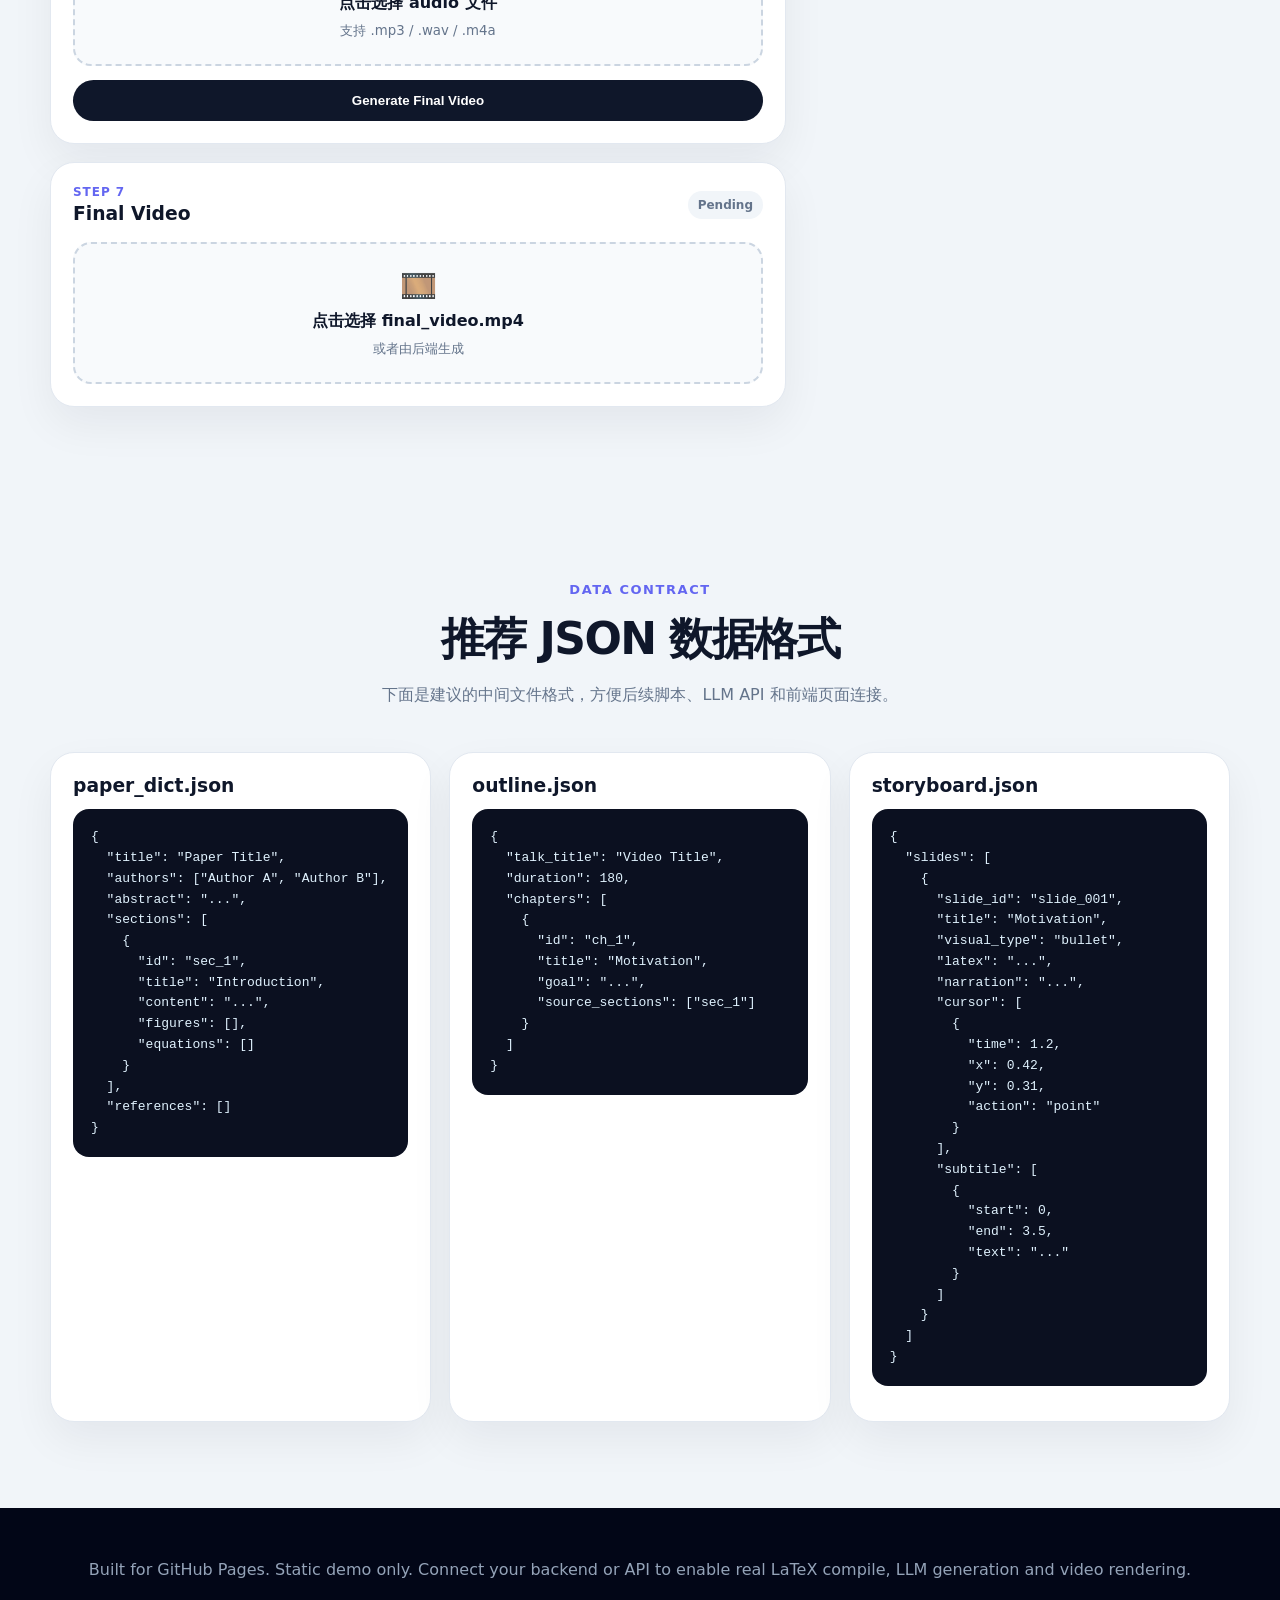
<file: P2VSIR_demo/P2VSIR.html>
<!DOCTYPE html>
<html lang="zh-CN">
<head>
  <meta charset="UTF-8" />
  <meta name="viewport" content="width=device-width, initial-scale=1.0" />

  <title>LaTeX to Video Pipeline Demo</title>

  <link rel="stylesheet" href="css/style.css" />
</head>

<body>
  <header class="site-header">
    <nav class="navbar">
      <div class="brand">
        <div class="brand-icon">π</div>
        <div>
          <h1>LaTeX2Video Pipeline</h1>
          <p>From academic paper to storyboard, slides, narration and video</p>
        </div>
      </div>

      <div class="nav-actions">
        <a href="#pipeline" class="nav-link">Pipeline</a>
        <a href="#workspace" class="nav-link">Workspace</a>
        <a href="#preview" class="nav-link">Preview</a>
        <a href="https://github.com/" target="_blank" class="github-btn">GitHub</a>
      </div>
    </nav>

    <section class="hero">
      <div class="hero-content">
        <span class="badge">Static GitHub Pages Demo</span>
        <h2>把 LaTeX Paper 自动转换成视频展示</h2>
        <p>
          本页面用于展示一个从 LaTeX 论文输入，到 JSON 中间表示、Storyboard、PPT Images、
          Cursor Animation、字幕、音频，最后生成视频的完整项目流程。
        </p>

        <div class="hero-buttons">
          <a href="#workspace" class="primary-btn">开始上传文件</a>
          <a href="#pipeline" class="secondary-btn">查看流程</a>
        </div>
      </div>

      <div class="hero-card">
        <div class="terminal">
          <div class="terminal-header">
            <span class="dot red"></span>
            <span class="dot yellow"></span>
            <span class="dot green"></span>
          </div>
          <pre id="terminalText">latex_input.tex
  → paper_dict.json
  → outline.json
  → storyboard.json
  → slides.tex
  → slide_images/
  → cursor_images/
  → final_video.mp4</pre>
        </div>
      </div>
    </section>
  </header>

  <main>
    <!-- Pipeline -->
    <section id="pipeline" class="section">
      <div class="section-heading">
        <span class="section-kicker">Pipeline Overview</span>
        <h2>项目处理流程</h2>
        <p>
          每个节点代表一个输入、脚本、LLM 调用或输出文件。你可以在下方 Workspace 中上传对应文件。
        </p>
      </div>

      <div class="pipeline-grid">
        <div class="pipeline-card active">
          <div class="step-number">1</div>
          <h3>LaTeX Input</h3>
          <p>上传原始论文 LaTeX 文件。</p>
          <code>paper.tex</code>
        </div>

        <div class="pipeline-arrow">→</div>

        <div class="pipeline-card">
          <div class="step-number">2</div>
          <h3>Format Script</h3>
          <p>脚本解析 LaTeX，生成结构化 paper dict。</p>
          <code>paper_dict.json</code>
        </div>

        <div class="pipeline-arrow">→</div>

        <div class="pipeline-card">
          <div class="step-number">3</div>
          <h3>LLM Outline</h3>
          <p>LLM 根据 paper dict 生成演讲大纲。</p>
          <code>outline.json</code>
        </div>

        <div class="pipeline-arrow">→</div>

        <div class="pipeline-card">
          <div class="step-number">4</div>
          <h3>LLM Storyboard</h3>
          <p>结合 paper dict 和 outline 生成 storyboard。</p>
          <code>storyboard.json</code>
        </div>

        <div class="pipeline-arrow">→</div>

        <div class="pipeline-card">
          <div class="step-number">5</div>
          <h3>Slide Rendering</h3>
          <p>Storyboard 生成 LaTeX slides，再编译成图片。</p>
          <code>slide_001.png</code>
        </div>

        <div class="pipeline-arrow">→</div>

        <div class="pipeline-card">
          <div class="step-number">6</div>
          <h3>Cursor + Subtitle</h3>
          <p>根据 cursor 和 text 字幕信息生成带动画的 images。</p>
          <code>frame_001.png</code>
        </div>

        <div class="pipeline-arrow">→</div>

        <div class="pipeline-card">
          <div class="step-number">7</div>
          <h3>Video</h3>
          <p>images + audio 合成最终视频。</p>
          <code>final_video.mp4</code>
        </div>
      </div>
    </section>

    <!-- Workspace -->
    <section id="workspace" class="section workspace-section">
      <div class="section-heading">
        <span class="section-kicker">Workspace</span>
        <h2>文件输入与脚本运行</h2>
        <p>
          所有 document 位置都可以点击选择文件。当前版本在浏览器中模拟各阶段输出。
        </p>
      </div>

      <div class="workspace-layout">
        <div class="steps-panel">

          <!-- Step 1 -->
          <article class="step-card" data-step="latex">
            <div class="step-header">
              <div>
                <span class="small-label">Step 1</span>
                <h3>上传 LaTeX 文件</h3>
              </div>
              <span class="status-badge pending" id="status-latex">Pending</span>
            </div>

            <label class="file-drop">
              <input type="file" id="latexInput" accept=".tex,.txt" />
              <span class="file-icon">📄</span>
              <strong>点击选择 LaTeX 文件</strong>
              <small id="latexFileName">支持 .tex / .txt</small>
            </label>

            <button class="run-btn" id="runFormatterBtn">
              Run Formatting Script → paper_dict.json
            </button>
          </article>

          <!-- Step 2 -->
          <article class="step-card" data-step="paper">
            <div class="step-header">
              <div>
                <span class="small-label">Step 2</span>
                <h3>paper_dict.json</h3>
              </div>
              <span class="status-badge pending" id="status-paper">Pending</span>
            </div>

            <label class="file-drop">
              <input type="file" id="paperDictInput" accept=".json" />
              <span class="file-icon">{} </span>
              <strong>点击选择 paper_dict.json</strong>
              <small id="paperDictFileName">或由 Step 1 自动生成</small>
            </label>

            <button class="run-btn" id="runOutlineBtn">
              Run LLM → outline.json
            </button>
          </article>

          <!-- Step 3 -->
          <article class="step-card" data-step="outline">
            <div class="step-header">
              <div>
                <span class="small-label">Step 3</span>
                <h3>outline.json</h3>
              </div>
              <span class="status-badge pending" id="status-outline">Pending</span>
            </div>

            <label class="file-drop">
              <input type="file" id="outlineInput" accept=".json" />
              <span class="file-icon">🧠</span>
              <strong>点击选择 outline.json</strong>
              <small id="outlineFileName">或由 LLM 自动生成</small>
            </label>

            <button class="run-btn" id="runStoryboardBtn">
              Run LLM → storyboard.json
            </button>
          </article>

          <!-- Step 4 -->
          <article class="step-card" data-step="storyboard">
            <div class="step-header">
              <div>
                <span class="small-label">Step 4</span>
                <h3>storyboard.json</h3>
              </div>
              <span class="status-badge pending" id="status-storyboard">Pending</span>
            </div>

            <label class="file-drop">
              <input type="file" id="storyboardInput" accept=".json" />
              <span class="file-icon">🎬</span>
              <strong>点击选择 storyboard.json</strong>
              <small id="storyboardFileName">包含 slides / cursor / subtitle 信息</small>
            </label>

            <button class="run-btn" id="runSlidesBtn">
              Generate LaTeX Slides + Images
            </button>
          </article>

          <!-- Step 5 -->
          <article class="step-card" data-step="slides">
            <div class="step-header">
              <div>
                <span class="small-label">Step 5</span>
                <h3>Slides / Images</h3>
              </div>
              <span class="status-badge pending" id="status-slides">Pending</span>
            </div>

            <label class="file-drop">
              <input type="file" id="imagesInput" accept="image/*" multiple />
              <span class="file-icon">🖼️</span>
              <strong>点击选择生成的 slide images</strong>
              <small id="imagesFileName">支持多个图片文件</small>
            </label>

            <button class="run-btn" id="runCursorBtn">
              Render Cursor + Subtitles Images
            </button>
          </article>

          <!-- Step 6 -->
          <article class="step-card" data-step="audio">
            <div class="step-header">
              <div>
                <span class="small-label">Step 6</span>
                <h3>Audio Narration</h3>
              </div>
              <span class="status-badge pending" id="status-audio">Pending</span>
            </div>

            <label class="file-drop">
              <input type="file" id="audioInput" accept="audio/*" />
              <span class="file-icon">🔊</span>
              <strong>点击选择 audio 文件</strong>
              <small id="audioFileName">支持 .mp3 / .wav / .m4a</small>
            </label>

            <button class="run-btn" id="runVideoBtn">
              Generate Final Video
            </button>
          </article>

          <!-- Step 7 -->
          <article class="step-card" data-step="video">
            <div class="step-header">
              <div>
                <span class="small-label">Step 7</span>
                <h3>Final Video</h3>
              </div>
              <span class="status-badge pending" id="status-video">Pending</span>
            </div>

            <label class="file-drop">
              <input type="file" id="videoInput" accept="video/*" />
              <span class="file-icon">🎞️</span>
              <strong>点击选择 final_video.mp4</strong>
              <small id="videoFileName">或者由后端生成</small>
            </label>
          </article>

        </div>

        <!-- Preview Panel -->
        <aside class="preview-panel">
          <div class="preview-header">
            <div>
              <span class="small-label">Live Preview</span>
              <h3>当前输出预览</h3>
            </div>
            <button class="ghost-btn" id="clearBtn">Clear</button>
          </div>

          <div class="tabs">
            <button class="tab-btn active" data-tab="json">JSON</button>
            <button class="tab-btn" data-tab="slides">Slides</button>
            <button class="tab-btn" data-tab="video">Video</button>
            <button class="tab-btn" data-tab="logs">Logs</button>
          </div>

          <div class="tab-content active" id="tab-json">
            <div class="preview-toolbar">
              <select id="jsonSelect">
                <option value="paper">paper_dict.json</option>
                <option value="outline">outline.json</option>
                <option value="storyboard">storyboard.json</option>
              </select>
              <button class="small-btn" id="downloadJsonBtn">Download JSON</button>
            </div>

            <pre class="json-viewer" id="jsonViewer">请选择或生成 JSON 文件。</pre>
          </div>

          <div class="tab-content" id="tab-slides">
            <div id="slidePreviewGrid" class="slide-preview-grid">
              <div class="empty-state">
                <span>🖼️</span>
                <p>上传或生成 slide images 后将在这里显示。</p>
              </div>
            </div>
          </div>

          <div class="tab-content" id="tab-video">
            <div class="video-preview-box">
              <video id="videoPreview" controls></video>
              <p id="videoPlaceholder">上传 final video 后将在这里预览。</p>
            </div>
          </div>

          <div class="tab-content" id="tab-logs">
            <pre class="log-viewer" id="logViewer">[System] Pipeline initialized.</pre>
          </div>
        </aside>
      </div>
    </section>

    <!-- Architecture -->
    <section id="preview" class="section">
      <div class="section-heading">
        <span class="section-kicker">Data Contract</span>
        <h2>推荐 JSON 数据格式</h2>
        <p>
          下面是建议的中间文件格式，方便后续脚本、LLM API 和前端页面连接。
        </p>
      </div>

      <div class="schema-grid">
        <div class="schema-card">
          <h3>paper_dict.json</h3>
          <pre>{
  "title": "Paper Title",
  "authors": ["Author A", "Author B"],
  "abstract": "...",
  "sections": [
    {
      "id": "sec_1",
      "title": "Introduction",
      "content": "...",
      "figures": [],
      "equations": []
    }
  ],
  "references": []
}</pre>
        </div>

        <div class="schema-card">
          <h3>outline.json</h3>
          <pre>{
  "talk_title": "Video Title",
  "duration": 180,
  "chapters": [
    {
      "id": "ch_1",
      "title": "Motivation",
      "goal": "...",
      "source_sections": ["sec_1"]
    }
  ]
}</pre>
        </div>

        <div class="schema-card">
          <h3>storyboard.json</h3>
          <pre>{
  "slides": [
    {
      "slide_id": "slide_001",
      "title": "Motivation",
      "visual_type": "bullet",
      "latex": "...",
      "narration": "...",
      "cursor": [
        {
          "time": 1.2,
          "x": 0.42,
          "y": 0.31,
          "action": "point"
        }
      ],
      "subtitle": [
        {
          "start": 0,
          "end": 3.5,
          "text": "..."
        }
      ]
    }
  ]
}</pre>
        </div>
      </div>
    </section>
  </main>

  <footer class="site-footer">
    <p>
      Built for GitHub Pages. Static demo only. Connect your backend or API to enable real LaTeX compile, LLM generation and video rendering.
    </p>
  </footer>

  <script src="js/sample-data.js"></script>
  <script src="js/pipeline.js"></script>
  <script src="js/app.js"></script>
</body>
</html>
</file>
<file: css/style.css>
:root {
  --bg: #0f172a;
  --bg-soft: #111827;
  --panel: #ffffff;
  --panel-soft: #f8fafc;
  --text: #0f172a;
  --muted: #64748b;
  --primary: #6366f1;
  --primary-dark: #4f46e5;
  --accent: #06b6d4;
  --success: #10b981;
  --warning: #f59e0b;
  --danger: #ef4444;
  --border: #e2e8f0;
  --code-bg: #0b1020;
  --radius-lg: 24px;
  --radius-md: 16px;
  --shadow: 0 24px 60px rgba(15, 23, 42, 0.14);
}

* {
  box-sizing: border-box;
}

html {
  scroll-behavior: smooth;
}

body {
  margin: 0;
  font-family:
    Inter,
    ui-sans-serif,
    system-ui,
    -apple-system,
    BlinkMacSystemFont,
    "Segoe UI",
    "PingFang SC",
    "Microsoft YaHei",
    sans-serif;
  background: #f1f5f9;
  color: var(--text);
}

a {
  text-decoration: none;
  color: inherit;
}

.site-header {
  background:
    radial-gradient(circle at top left, rgba(99, 102, 241, 0.45), transparent 35%),
    radial-gradient(circle at top right, rgba(6, 182, 212, 0.35), transparent 40%),
    linear-gradient(135deg, #0f172a, #111827 65%, #020617);
  color: white;
  padding-bottom: 80px;
}

.navbar {
  width: min(1180px, calc(100% - 32px));
  margin: 0 auto;
  padding: 24px 0;
  display: flex;
  align-items: center;
  justify-content: space-between;
  gap: 24px;
}

.brand {
  display: flex;
  align-items: center;
  gap: 14px;
}

.brand-icon {
  width: 46px;
  height: 46px;
  border-radius: 14px;
  background: linear-gradient(135deg, var(--primary), var(--accent));
  display: grid;
  place-items: center;
  font-size: 26px;
  font-weight: 800;
  box-shadow: 0 12px 30px rgba(99, 102, 241, 0.35);
}

.brand h1 {
  margin: 0;
  font-size: 20px;
}

.brand p {
  margin: 4px 0 0;
  font-size: 13px;
  color: #cbd5e1;
}

.nav-actions {
  display: flex;
  align-items: center;
  gap: 16px;
}

.nav-link {
  color: #cbd5e1;
  font-size: 14px;
}

.nav-link:hover {
  color: white;
}

.github-btn,
.primary-btn,
.secondary-btn,
.run-btn,
.small-btn,
.ghost-btn {
  border: none;
  cursor: pointer;
  border-radius: 999px;
  font-weight: 700;
  transition: 0.2s ease;
}

.github-btn {
  background: white;
  color: #0f172a;
  padding: 10px 16px;
  font-size: 14px;
}

.github-btn:hover {
  transform: translateY(-1px);
}

.hero {
  width: min(1180px, calc(100% - 32px));
  margin: 60px auto 0;
  display: grid;
  grid-template-columns: 1.05fr 0.95fr;
  gap: 42px;
  align-items: center;
}

.badge {
  display: inline-flex;
  padding: 8px 12px;
  border-radius: 999px;
  background: rgba(99, 102, 241, 0.22);
  border: 1px solid rgba(255, 255, 255, 0.18);
  color: #dbeafe;
  font-size: 13px;
  font-weight: 700;
}

.hero h2 {
  font-size: clamp(34px, 6vw, 64px);
  line-height: 1.05;
  margin: 22px 0;
  letter-spacing: -0.05em;
}

.hero p {
  max-width: 680px;
  color: #cbd5e1;
  line-height: 1.8;
  font-size: 17px;
}

.hero-buttons {
  margin-top: 30px;
  display: flex;
  gap: 14px;
  flex-wrap: wrap;
}

.primary-btn,
.secondary-btn {
  padding: 14px 22px;
  font-size: 15px;
}

.primary-btn {
  background: linear-gradient(135deg, var(--primary), var(--accent));
  color: white;
}

.secondary-btn {
  background: rgba(255, 255, 255, 0.08);
  color: white;
  border: 1px solid rgba(255, 255, 255, 0.16);
}

.hero-card {
  border-radius: var(--radius-lg);
  background: rgba(255, 255, 255, 0.08);
  padding: 14px;
  border: 1px solid rgba(255, 255, 255, 0.14);
  box-shadow: 0 30px 80px rgba(0, 0, 0, 0.35);
}

.terminal {
  background: #020617;
  border-radius: 20px;
  overflow: hidden;
  border: 1px solid #1e293b;
}

.terminal-header {
  height: 44px;
  display: flex;
  align-items: center;
  gap: 8px;
  padding: 0 16px;
  background: #0f172a;
}

.dot {
  width: 12px;
  height: 12px;
  border-radius: 999px;
}

.red {
  background: #ef4444;
}

.yellow {
  background: #f59e0b;
}

.green {
  background: #22c55e;
}

.terminal pre {
  margin: 0;
  padding: 28px;
  color: #67e8f9;
  font-size: 16px;
  line-height: 1.9;
  overflow-x: auto;
}

.section {
  width: min(1180px, calc(100% - 32px));
  margin: 0 auto;
  padding: 86px 0;
}

.section-heading {
  text-align: center;
  margin-bottom: 42px;
}

.section-kicker {
  color: var(--primary);
  font-size: 13px;
  font-weight: 800;
  text-transform: uppercase;
  letter-spacing: 0.12em;
}

.section-heading h2 {
  font-size: clamp(28px, 4vw, 44px);
  margin: 12px 0;
  letter-spacing: -0.035em;
}

.section-heading p {
  margin: 0 auto;
  max-width: 760px;
  color: var(--muted);
  line-height: 1.8;
}

.pipeline-grid {
  display: grid;
  grid-template-columns: repeat(7, minmax(130px, 1fr));
  gap: 12px;
  align-items: stretch;
}

.pipeline-card {
  background: white;
  border: 1px solid var(--border);
  border-radius: 20px;
  padding: 20px;
  min-height: 210px;
  box-shadow: 0 12px 34px rgba(15, 23, 42, 0.06);
  position: relative;
}

.pipeline-card.active {
  border-color: rgba(99, 102, 241, 0.45);
  box-shadow: 0 22px 50px rgba(99, 102, 241, 0.16);
}

.step-number {
  width: 34px;
  height: 34px;
  border-radius: 12px;
  background: #eef2ff;
  color: var(--primary);
  display: grid;
  place-items: center;
  font-weight: 800;
  margin-bottom: 16px;
}

.pipeline-card h3 {
  margin: 0 0 8px;
  font-size: 17px;
}

.pipeline-card p {
  color: var(--muted);
  line-height: 1.6;
  font-size: 14px;
}

.pipeline-card code {
  display: inline-block;
  background: #f1f5f9;
  border-radius: 8px;
  padding: 6px 8px;
  font-size: 12px;
  color: #334155;
}

.pipeline-arrow {
  display: none;
}

.workspace-section {
  padding-top: 40px;
}

.workspace-layout {
  display: grid;
  grid-template-columns: 1fr 420px;
  gap: 24px;
  align-items: start;
}

.steps-panel {
  display: grid;
  gap: 18px;
}

.step-card,
.preview-panel,
.schema-card {
  background: white;
  border: 1px solid var(--border);
  border-radius: var(--radius-lg);
  box-shadow: 0 18px 44px rgba(15, 23, 42, 0.06);
}

.step-card {
  padding: 22px;
}

.step-header,
.preview-header {
  display: flex;
  align-items: center;
  justify-content: space-between;
  gap: 16px;
  margin-bottom: 18px;
}

.small-label {
  display: block;
  color: var(--primary);
  font-size: 12px;
  font-weight: 800;
  margin-bottom: 4px;
  text-transform: uppercase;
  letter-spacing: 0.08em;
}

.step-card h3,
.preview-panel h3,
.schema-card h3 {
  margin: 0;
}

.status-badge {
  padding: 7px 10px;
  border-radius: 999px;
  font-size: 12px;
  font-weight: 800;
}

.status-badge.pending {
  background: #f1f5f9;
  color: #64748b;
}

.status-badge.ready {
  background: #dcfce7;
  color: #15803d;
}

.status-badge.running {
  background: #fef3c7;
  color: #b45309;
}

.file-drop {
  display: grid;
  place-items: center;
  gap: 8px;
  text-align: center;
  border: 2px dashed #cbd5e1;
  background: #f8fafc;
  border-radius: 18px;
  padding: 24px;
  cursor: pointer;
  transition: 0.2s ease;
}

.file-drop:hover {
  background: #eef2ff;
  border-color: var(--primary);
}

.file-drop input {
  display: none;
}

.file-icon {
  font-size: 30px;
}

.file-drop small {
  color: var(--muted);
}

.run-btn {
  width: 100%;
  margin-top: 14px;
  padding: 13px 16px;
  background: #0f172a;
  color: white;
}

.run-btn:hover {
  background: var(--primary-dark);
  transform: translateY(-1px);
}

.preview-panel {
  padding: 22px;
  position: sticky;
  top: 18px;
}

.ghost-btn {
  background: #f1f5f9;
  color: #334155;
  padding: 9px 13px;
}

.tabs {
  display: grid;
  grid-template-columns: repeat(4, 1fr);
  background: #f1f5f9;
  border-radius: 999px;
  padding: 4px;
  gap: 4px;
  margin-bottom: 16px;
}

.tab-btn {
  border: none;
  border-radius: 999px;
  background: transparent;
  padding: 9px 8px;
  cursor: pointer;
  font-weight: 800;
  font-size: 12px;
  color: #64748b;
}

.tab-btn.active {
  background: white;
  color: var(--primary);
  box-shadow: 0 8px 20px rgba(15, 23, 42, 0.08);
}

.tab-content {
  display: none;
}

.tab-content.active {
  display: block;
}

.preview-toolbar {
  display: flex;
  gap: 8px;
  margin-bottom: 10px;
}

.preview-toolbar select {
  flex: 1;
  border: 1px solid var(--border);
  border-radius: 12px;
  padding: 10px;
  background: white;
}

.small-btn {
  background: var(--primary);
  color: white;
  padding: 10px 12px;
  font-size: 12px;
}

.json-viewer,
.log-viewer {
  margin: 0;
  min-height: 430px;
  max-height: 600px;
  overflow: auto;
  background: var(--code-bg);
  color: #d1fae5;
  border-radius: 16px;
  padding: 18px;
  line-height: 1.6;
  font-size: 13px;
}

.log-viewer {
  color: #bfdbfe;
}

.slide-preview-grid {
  display: grid;
  grid-template-columns: 1fr;
  gap: 14px;
  max-height: 620px;
  overflow-y: auto;
}

.slide-preview-grid img {
  width: 100%;
  border-radius: 14px;
  border: 1px solid var(--border);
  background: #f8fafc;
}

.empty-state {
  min-height: 360px;
  border-radius: 18px;
  background: #f8fafc;
  border: 1px dashed #cbd5e1;
  display: grid;
  place-items: center;
  text-align: center;
  color: var(--muted);
  padding: 24px;
}

.empty-state span {
  font-size: 42px;
}

.video-preview-box {
  min-height: 360px;
  border-radius: 18px;
  background: #020617;
  display: grid;
  place-items: center;
  color: #cbd5e1;
  padding: 16px;
  text-align: center;
}

.video-preview-box video {
  width: 100%;
  display: none;
  border-radius: 12px;
}

.schema-grid {
  display: grid;
  grid-template-columns: repeat(3, 1fr);
  gap: 18px;
}

.schema-card {
  padding: 22px;
}

.schema-card pre {
  background: var(--code-bg);
  color: #e0f2fe;
  border-radius: 16px;
  padding: 18px;
  overflow-x: auto;
  font-size: 13px;
  line-height: 1.6;
}

.site-footer {
  text-align: center;
  color: #94a3b8;
  background: #020617;
  padding: 32px 16px;
  line-height: 1.7;
}

@media (max-width: 1100px) {
  .pipeline-grid {
    grid-template-columns: repeat(2, 1fr);
  }

  .workspace-layout {
    grid-template-columns: 1fr;
  }

  .preview-panel {
    position: static;
  }

  .schema-grid {
    grid-template-columns: 1fr;
  }
}

@media (max-width: 780px) {
  .navbar {
    align-items: flex-start;
    flex-direction: column;
  }

  .nav-actions {
    flex-wrap: wrap;
  }

  .hero {
    grid-template-columns: 1fr;
    margin-top: 30px;
  }

  .pipeline-grid {
    grid-template-columns: 1fr;
  }

  .tabs {
    grid-template-columns: repeat(2, 1fr);
    border-radius: 18px;
  }

  .hero h2 {
    font-size: 38px;
  }
}
</file>
<file: P2VSIR_demo/css/style.css>
:root {
  --bg: #0f172a;
  --bg-soft: #111827;
  --panel: #ffffff;
  --panel-soft: #f8fafc;
  --text: #0f172a;
  --muted: #64748b;
  --primary: #6366f1;
  --primary-dark: #4f46e5;
  --accent: #06b6d4;
  --success: #10b981;
  --warning: #f59e0b;
  --danger: #ef4444;
  --border: #e2e8f0;
  --code-bg: #0b1020;
  --radius-lg: 24px;
  --radius-md: 16px;
  --shadow: 0 24px 60px rgba(15, 23, 42, 0.14);
}

* {
  box-sizing: border-box;
}

html {
  scroll-behavior: smooth;
}

body {
  margin: 0;
  font-family:
    Inter,
    ui-sans-serif,
    system-ui,
    -apple-system,
    BlinkMacSystemFont,
    "Segoe UI",
    "PingFang SC",
    "Microsoft YaHei",
    sans-serif;
  background: #f1f5f9;
  color: var(--text);
}

a {
  text-decoration: none;
  color: inherit;
}

.site-header {
  background:
    radial-gradient(circle at top left, rgba(99, 102, 241, 0.45), transparent 35%),
    radial-gradient(circle at top right, rgba(6, 182, 212, 0.35), transparent 40%),
    linear-gradient(135deg, #0f172a, #111827 65%, #020617);
  color: white;
  padding-bottom: 80px;
}

.navbar {
  width: min(1180px, calc(100% - 32px));
  margin: 0 auto;
  padding: 24px 0;
  display: flex;
  align-items: center;
  justify-content: space-between;
  gap: 24px;
}

.brand {
  display: flex;
  align-items: center;
  gap: 14px;
}

.brand-icon {
  width: 46px;
  height: 46px;
  border-radius: 14px;
  background: linear-gradient(135deg, var(--primary), var(--accent));
  display: grid;
  place-items: center;
  font-size: 26px;
  font-weight: 800;
  box-shadow: 0 12px 30px rgba(99, 102, 241, 0.35);
}

.brand h1 {
  margin: 0;
  font-size: 20px;
}

.brand p {
  margin: 4px 0 0;
  font-size: 13px;
  color: #cbd5e1;
}

.nav-actions {
  display: flex;
  align-items: center;
  gap: 16px;
}

.nav-link {
  color: #cbd5e1;
  font-size: 14px;
}

.nav-link:hover {
  color: white;
}

.github-btn,
.primary-btn,
.secondary-btn,
.run-btn,
.small-btn,
.ghost-btn {
  border: none;
  cursor: pointer;
  border-radius: 999px;
  font-weight: 700;
  transition: 0.2s ease;
}

.github-btn {
  background: white;
  color: #0f172a;
  padding: 10px 16px;
  font-size: 14px;
}

.github-btn:hover {
  transform: translateY(-1px);
}

.hero {
  width: min(1180px, calc(100% - 32px));
  margin: 60px auto 0;
  display: grid;
  grid-template-columns: 1.05fr 0.95fr;
  gap: 42px;
  align-items: center;
}

.badge {
  display: inline-flex;
  padding: 8px 12px;
  border-radius: 999px;
  background: rgba(99, 102, 241, 0.22);
  border: 1px solid rgba(255, 255, 255, 0.18);
  color: #dbeafe;
  font-size: 13px;
  font-weight: 700;
}

.hero h2 {
  font-size: clamp(34px, 6vw, 64px);
  line-height: 1.05;
  margin: 22px 0;
  letter-spacing: -0.05em;
}

.hero p {
  max-width: 680px;
  color: #cbd5e1;
  line-height: 1.8;
  font-size: 17px;
}

.hero-buttons {
  margin-top: 30px;
  display: flex;
  gap: 14px;
  flex-wrap: wrap;
}

.primary-btn,
.secondary-btn {
  padding: 14px 22px;
  font-size: 15px;
}

.primary-btn {
  background: linear-gradient(135deg, var(--primary), var(--accent));
  color: white;
}

.secondary-btn {
  background: rgba(255, 255, 255, 0.08);
  color: white;
  border: 1px solid rgba(255, 255, 255, 0.16);
}

.hero-card {
  border-radius: var(--radius-lg);
  background: rgba(255, 255, 255, 0.08);
  padding: 14px;
  border: 1px solid rgba(255, 255, 255, 0.14);
  box-shadow: 0 30px 80px rgba(0, 0, 0, 0.35);
}

.terminal {
  background: #020617;
  border-radius: 20px;
  overflow: hidden;
  border: 1px solid #1e293b;
}

.terminal-header {
  height: 44px;
  display: flex;
  align-items: center;
  gap: 8px;
  padding: 0 16px;
  background: #0f172a;
}

.dot {
  width: 12px;
  height: 12px;
  border-radius: 999px;
}

.red {
  background: #ef4444;
}

.yellow {
  background: #f59e0b;
}

.green {
  background: #22c55e;
}

.terminal pre {
  margin: 0;
  padding: 28px;
  color: #67e8f9;
  font-size: 16px;
  line-height: 1.9;
  overflow-x: auto;
}

.section {
  width: min(1180px, calc(100% - 32px));
  margin: 0 auto;
  padding: 86px 0;
}

.section-heading {
  text-align: center;
  margin-bottom: 42px;
}

.section-kicker {
  color: var(--primary);
  font-size: 13px;
  font-weight: 800;
  text-transform: uppercase;
  letter-spacing: 0.12em;
}

.section-heading h2 {
  font-size: clamp(28px, 4vw, 44px);
  margin: 12px 0;
  letter-spacing: -0.035em;
}

.section-heading p {
  margin: 0 auto;
  max-width: 760px;
  color: var(--muted);
  line-height: 1.8;
}

.pipeline-grid {
  display: grid;
  grid-template-columns: repeat(7, minmax(130px, 1fr));
  gap: 12px;
  align-items: stretch;
}

.pipeline-card {
  background: white;
  border: 1px solid var(--border);
  border-radius: 20px;
  padding: 20px;
  min-height: 210px;
  box-shadow: 0 12px 34px rgba(15, 23, 42, 0.06);
  position: relative;
}

.pipeline-card.active {
  border-color: rgba(99, 102, 241, 0.45);
  box-shadow: 0 22px 50px rgba(99, 102, 241, 0.16);
}

.step-number {
  width: 34px;
  height: 34px;
  border-radius: 12px;
  background: #eef2ff;
  color: var(--primary);
  display: grid;
  place-items: center;
  font-weight: 800;
  margin-bottom: 16px;
}

.pipeline-card h3 {
  margin: 0 0 8px;
  font-size: 17px;
}

.pipeline-card p {
  color: var(--muted);
  line-height: 1.6;
  font-size: 14px;
}

.pipeline-card code {
  display: inline-block;
  background: #f1f5f9;
  border-radius: 8px;
  padding: 6px 8px;
  font-size: 12px;
  color: #334155;
}

.pipeline-arrow {
  display: none;
}

.workspace-section {
  padding-top: 40px;
}

.workspace-layout {
  display: grid;
  grid-template-columns: 1fr 420px;
  gap: 24px;
  align-items: start;
}

.steps-panel {
  display: grid;
  gap: 18px;
}

.step-card,
.preview-panel,
.schema-card {
  background: white;
  border: 1px solid var(--border);
  border-radius: var(--radius-lg);
  box-shadow: 0 18px 44px rgba(15, 23, 42, 0.06);
}

.step-card {
  padding: 22px;
}

.step-header,
.preview-header {
  display: flex;
  align-items: center;
  justify-content: space-between;
  gap: 16px;
  margin-bottom: 18px;
}

.small-label {
  display: block;
  color: var(--primary);
  font-size: 12px;
  font-weight: 800;
  margin-bottom: 4px;
  text-transform: uppercase;
  letter-spacing: 0.08em;
}

.step-card h3,
.preview-panel h3,
.schema-card h3 {
  margin: 0;
}

.status-badge {
  padding: 7px 10px;
  border-radius: 999px;
  font-size: 12px;
  font-weight: 800;
}

.status-badge.pending {
  background: #f1f5f9;
  color: #64748b;
}

.status-badge.ready {
  background: #dcfce7;
  color: #15803d;
}

.status-badge.running {
  background: #fef3c7;
  color: #b45309;
}

.file-drop {
  display: grid;
  place-items: center;
  gap: 8px;
  text-align: center;
  border: 2px dashed #cbd5e1;
  background: #f8fafc;
  border-radius: 18px;
  padding: 24px;
  cursor: pointer;
  transition: 0.2s ease;
}

.file-drop:hover {
  background: #eef2ff;
  border-color: var(--primary);
}

.file-drop input {
  display: none;
}

.file-icon {
  font-size: 30px;
}

.file-drop small {
  color: var(--muted);
}

.run-btn {
  width: 100%;
  margin-top: 14px;
  padding: 13px 16px;
  background: #0f172a;
  color: white;
}

.run-btn:hover {
  background: var(--primary-dark);
  transform: translateY(-1px);
}

.preview-panel {
  padding: 22px;
  position: sticky;
  top: 18px;
}

.ghost-btn {
  background: #f1f5f9;
  color: #334155;
  padding: 9px 13px;
}

.tabs {
  display: grid;
  grid-template-columns: repeat(4, 1fr);
  background: #f1f5f9;
  border-radius: 999px;
  padding: 4px;
  gap: 4px;
  margin-bottom: 16px;
}

.tab-btn {
  border: none;
  border-radius: 999px;
  background: transparent;
  padding: 9px 8px;
  cursor: pointer;
  font-weight: 800;
  font-size: 12px;
  color: #64748b;
}

.tab-btn.active {
  background: white;
  color: var(--primary);
  box-shadow: 0 8px 20px rgba(15, 23, 42, 0.08);
}

.tab-content {
  display: none;
}

.tab-content.active {
  display: block;
}

.preview-toolbar {
  display: flex;
  gap: 8px;
  margin-bottom: 10px;
}

.preview-toolbar select {
  flex: 1;
  border: 1px solid var(--border);
  border-radius: 12px;
  padding: 10px;
  background: white;
}

.small-btn {
  background: var(--primary);
  color: white;
  padding: 10px 12px;
  font-size: 12px;
}

.json-viewer,
.log-viewer {
  margin: 0;
  min-height: 430px;
  max-height: 600px;
  overflow: auto;
  background: var(--code-bg);
  color: #d1fae5;
  border-radius: 16px;
  padding: 18px;
  line-height: 1.6;
  font-size: 13px;
}

.log-viewer {
  color: #bfdbfe;
}

.slide-preview-grid {
  display: grid;
  grid-template-columns: 1fr;
  gap: 14px;
  max-height: 620px;
  overflow-y: auto;
}

.slide-preview-grid img {
  width: 100%;
  border-radius: 14px;
  border: 1px solid var(--border);
  background: #f8fafc;
}

.empty-state {
  min-height: 360px;
  border-radius: 18px;
  background: #f8fafc;
  border: 1px dashed #cbd5e1;
  display: grid;
  place-items: center;
  text-align: center;
  color: var(--muted);
  padding: 24px;
}

.empty-state span {
  font-size: 42px;
}

.video-preview-box {
  min-height: 360px;
  border-radius: 18px;
  background: #020617;
  display: grid;
  place-items: center;
  color: #cbd5e1;
  padding: 16px;
  text-align: center;
}

.video-preview-box video {
  width: 100%;
  display: none;
  border-radius: 12px;
}

.schema-grid {
  display: grid;
  grid-template-columns: repeat(3, 1fr);
  gap: 18px;
}

.schema-card {
  padding: 22px;
}

.schema-card pre {
  background: var(--code-bg);
  color: #e0f2fe;
  border-radius: 16px;
  padding: 18px;
  overflow-x: auto;
  font-size: 13px;
  line-height: 1.6;
}

.site-footer {
  text-align: center;
  color: #94a3b8;
  background: #020617;
  padding: 32px 16px;
  line-height: 1.7;
}

@media (max-width: 1100px) {
  .pipeline-grid {
    grid-template-columns: repeat(2, 1fr);
  }

  .workspace-layout {
    grid-template-columns: 1fr;
  }

  .preview-panel {
    position: static;
  }

  .schema-grid {
    grid-template-columns: 1fr;
  }
}

@media (max-width: 780px) {
  .navbar {
    align-items: flex-start;
    flex-direction: column;
  }

  .nav-actions {
    flex-wrap: wrap;
  }

  .hero {
    grid-template-columns: 1fr;
    margin-top: 30px;
  }

  .pipeline-grid {
    grid-template-columns: 1fr;
  }

  .tabs {
    grid-template-columns: repeat(2, 1fr);
    border-radius: 18px;
  }

  .hero h2 {
    font-size: 38px;
  }
}
</file>
